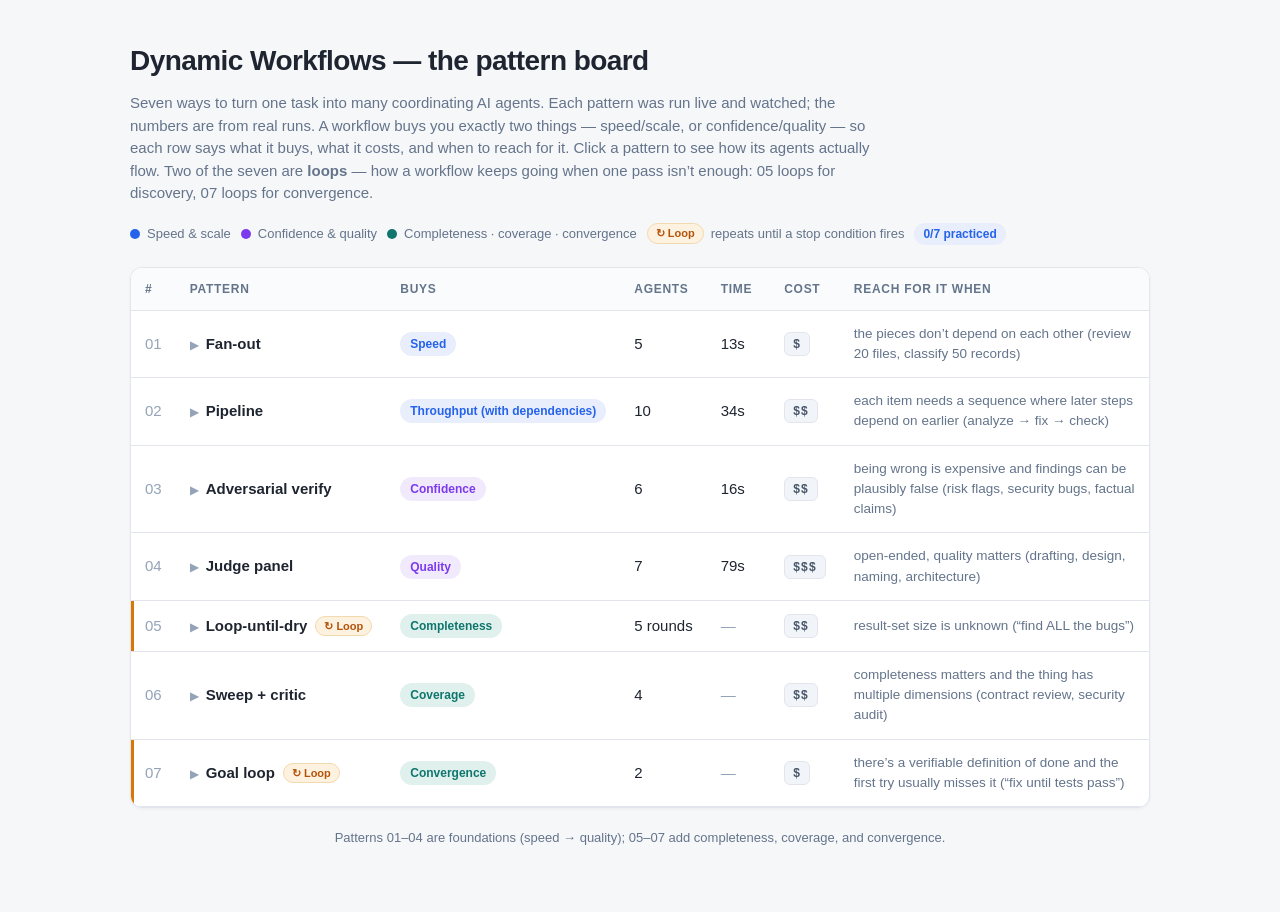
<file: dynamic-workflows-cookbook/index.html>
<!DOCTYPE html>
<html lang="en">
<head>
<meta charset="UTF-8">
<meta name="viewport" content="width=device-width, initial-scale=1.0">
<title>Dynamic Workflows — the pattern board</title>
<style>
/* ============================================================
   1. Base & typography
   ============================================================ */
:root {
  --bg: #f6f7f9;
  --card: #ffffff;
  --border: #e2e6ec;
  --text: #1e2530;
  --muted: #64748b;
  --faint: #94a3b8;

  /* The three "buys" families — reused in pills, diagrams, chips */
  --speed: #2563eb;      --speed-bg: #e8eefc;
  --quality: #7c3aed;    --quality-bg: #f1eafd;
  --coverage: #0f766e;   --coverage-bg: #e0f0ed;

  --good: #16a34a;  --good-bg: #e5f5ea;
  --bad: #dc2626;   --bad-bg: #fdeaea;
  --warn: #d97706;
}

* { box-sizing: border-box; }

body {
  margin: 0;
  background: var(--bg);
  color: var(--text);
  font-family: -apple-system, BlinkMacSystemFont, "Segoe UI", Roboto,
    Helvetica, Arial, sans-serif;
  font-size: 15px;
  line-height: 1.5;
  -webkit-font-smoothing: antialiased;
}

.wrap {
  max-width: 1060px;
  margin: 0 auto;
  padding: 40px 20px 64px;
}

/* ============================================================
   2. Header, intro, legend
   ============================================================ */
header h1 {
  font-size: 28px;
  font-weight: 700;
  letter-spacing: -0.02em;
  margin: 0 0 10px;
}

header .intro {
  max-width: 760px;
  color: var(--muted);
  margin: 0 0 18px;
}

.legend {
  display: flex;
  flex-wrap: wrap;
  gap: 10px;
  margin-bottom: 22px;
  font-size: 13px;
  color: var(--muted);
}

.legend .key {
  display: inline-flex;
  align-items: center;
  gap: 7px;
}

.legend .dot {
  width: 10px;
  height: 10px;
  border-radius: 50%;
  display: inline-block;
}

/* ============================================================
   3. Scoreboard table
   ============================================================ */
.board {
  background: var(--card);
  border: 1px solid var(--border);
  border-radius: 12px;
  box-shadow: 0 1px 3px rgba(20, 30, 50, 0.05);
  overflow: hidden;
}

.table-wrap { overflow-x: auto; }

table {
  width: 100%;
  min-width: 640px;
  border-collapse: collapse;
}

thead th {
  text-align: left;
  font-size: 12px;
  font-weight: 600;
  text-transform: uppercase;
  letter-spacing: 0.06em;
  color: var(--muted);
  padding: 12px 14px;
  border-bottom: 1px solid var(--border);
  background: #fafbfc;
  white-space: nowrap;
  user-select: none;
}

thead th.sortable { cursor: pointer; }
thead th.sortable:hover, thead th.sortable:focus-visible { color: var(--text); }
thead th .arrow { font-size: 10px; margin-left: 4px; color: var(--speed); }

tbody tr.row {
  cursor: pointer;
  transition: background 0.15s ease;
}
tbody tr.row:hover { background: #f4f7fc; }
tbody tr.row:focus-visible {
  outline: 2px solid var(--speed);
  outline-offset: -2px;
}
tbody tr.row td {
  padding: 13px 14px;
  border-bottom: 1px solid var(--border);
  vertical-align: middle;
}
tbody tr.row.open { background: #f4f7fc; }
tbody tr.row.open td { border-bottom-color: transparent; }

td.num { color: var(--faint); font-variant-numeric: tabular-nums; width: 36px; }

td.name { font-weight: 600; white-space: nowrap; }

/* The Loops family (05, 07): amber tag + left accent stripe */
.loop-tag {
  display: inline-block;
  font-size: 11px;
  font-weight: 700;
  color: #b45309;
  background: #fdf1e0;
  border: 1px solid #f3d9ae;
  border-radius: 999px;
  padding: 1px 8px;
  margin-left: 8px;
  vertical-align: 1px;
  white-space: nowrap;
}
.legend .loop-tag { margin-left: 0; }
tr.row.is-loop td:first-child,
tr.detail.is-loop > td { box-shadow: inset 3px 0 0 var(--warn); }

.chev {
  display: inline-block;
  margin-right: 8px;
  color: var(--faint);
  font-size: 11px;
  transition: transform 0.2s ease;
}
tr.row.open .chev { transform: rotate(90deg); color: var(--speed); }

.pill {
  display: inline-block;
  font-size: 12px;
  font-weight: 600;
  padding: 3px 10px;
  border-radius: 999px;
  white-space: nowrap;
}
.pill.speed    { background: var(--speed-bg);    color: var(--speed); }
.pill.quality  { background: var(--quality-bg);  color: var(--quality); }
.pill.coverage { background: var(--coverage-bg); color: var(--coverage); }

td.agents, td.time { font-variant-numeric: tabular-nums; white-space: nowrap; }
td.time .na, td.agents .na { color: var(--faint); }

.cost {
  display: inline-block;
  font-size: 12px;
  font-weight: 700;
  letter-spacing: 0.1em;
  color: #475569;
  background: #f1f4f8;
  border: 1px solid var(--border);
  border-radius: 6px;
  padding: 2px 8px;
}

td.when { color: var(--muted); font-size: 13.5px; max-width: 320px; }

/* ============================================================
   4. Expanded detail panel
   ============================================================ */
tr.detail > td {
  padding: 0 14px 20px;
  border-bottom: 1px solid var(--border);
  background: #f4f7fc;
}

.panel {
  background: var(--card);
  border: 1px solid var(--border);
  border-radius: 10px;
  padding: 18px 20px;
}

.panel .idea {
  font-size: 14.5px;
  font-style: italic;
  color: var(--text);
  border-left: 3px solid var(--border);
  padding-left: 12px;
  margin: 0 0 16px;
}

.panel-grid {
  display: flex;
  flex-wrap: wrap;
  gap: 24px;
}

.diagram-wrap { flex: 1 1 420px; min-width: 0; }

.diagram {
  background: #fbfcfe;
  border: 1px solid var(--border);
  border-radius: 8px;
  padding: 8px;
}
.diagram svg { width: 100%; height: auto; display: block; }

.d-foot {
  display: flex;
  align-items: center;
  gap: 12px;
  margin-top: 10px;
}

.replay {
  font: 600 12.5px inherit;
  font-family: inherit;
  color: var(--speed);
  background: var(--speed-bg);
  border: none;
  border-radius: 6px;
  padding: 5px 12px;
  cursor: pointer;
}
.replay:hover { filter: brightness(0.96); }
.replay:focus-visible { outline: 2px solid var(--speed); outline-offset: 2px; }

.d-caption { font-size: 13px; color: var(--muted); }

.guide { flex: 1 1 260px; min-width: 240px; }

.guide h4 {
  font-size: 12px;
  font-weight: 700;
  text-transform: uppercase;
  letter-spacing: 0.06em;
  margin: 0 0 4px;
}
.guide .g-when h4 { color: var(--good); }
.guide .g-dont h4 { color: var(--bad); }
.guide p { margin: 0 0 14px; font-size: 14px; color: #374151; }

.stat {
  display: inline-block;
  font-size: 13px;
  font-weight: 600;
  color: var(--coverage);
  background: var(--coverage-bg);
  border-radius: 6px;
  padding: 5px 10px;
}

/* ============================================================
   5. Footer
   ============================================================ */
footer {
  margin-top: 20px;
  font-size: 13px;
  color: var(--muted);
  text-align: center;
}

/* ============================================================
   6. Diagram animation primitives (SVG)
   ============================================================ */
/* .n  = node group: pops in                                     */
/* .e  = edge path: draws in (pathLength=1 normalizes lengths)   */
/* .f  = fade-in element (labels, chips, badges)                 */
/* .e2 = feedback edge: fades in, then dashes march (infinite)   */
/* .tok = pipeline token: slides across (infinite)               */
/* .bar = round bar: grows from its base                         */
.n {
  opacity: 0;
  animation: pop 0.45s cubic-bezier(0.2, 0.8, 0.3, 1.25) both;
  transform-box: fill-box;
  transform-origin: center;
}
.e {
  fill: none;
  stroke: #a4afc0;
  stroke-width: 1.8;
  animation: draw 0.5s ease both;
}
.f { opacity: 0; animation: fadein 0.4s ease both; }
.e2 {
  fill: none;
  stroke: var(--warn);
  stroke-width: 2;
  stroke-dasharray: 7 6;
  opacity: 0;
  animation: fadein 0.5s ease both, march 0.9s linear infinite;
}
.tok { animation: slide 4s linear infinite; }
.bar {
  animation: grow 0.45s ease both;
  transform-box: fill-box;
  transform-origin: center bottom;
}
/* .cyc  = goal-loop orbiter (SMIL-driven; CSS only fades it in)   */
/* .scan = loop-until-dry "current round" ring stepping endlessly  */
.cyc { opacity: 0; animation: fadein 0.4s ease both; }
.scan {
  fill: none;
  stroke: var(--warn);
  stroke-width: 2.2;
  opacity: 0;
  animation: roundscan 6s linear infinite;
}

.box { fill: #fff; stroke: #b9c3d0; stroke-width: 1.5; }
.tint-speed    { fill: var(--speed-bg);    stroke: var(--speed); }
.tint-quality  { fill: var(--quality-bg);  stroke: var(--quality); }
.tint-coverage { fill: var(--coverage-bg); stroke: var(--coverage); }
.tint-good     { fill: var(--good-bg);     stroke: var(--good); }
.tint-bad      { fill: var(--bad-bg);      stroke: var(--bad); }
.tint-warn     { fill: #fdf1e0;            stroke: var(--warn); }

.lbl  { font: 600 13px -apple-system, BlinkMacSystemFont, "Segoe UI", sans-serif; fill: #1e293b; text-anchor: middle; }
.sub  { font: 400 10.5px -apple-system, BlinkMacSystemFont, "Segoe UI", sans-serif; fill: #64748b; text-anchor: middle; }
.note { font: italic 400 11.5px -apple-system, BlinkMacSystemFont, "Segoe UI", sans-serif; fill: #94a3b8; text-anchor: middle; }
.dim  { opacity: 0.45; }

@keyframes pop {
  from { opacity: 0; transform: scale(0.5); }
  to   { opacity: 1; transform: scale(1); }
}
@keyframes draw {
  from { stroke-dasharray: 1; stroke-dashoffset: 1; }
  to   { stroke-dasharray: 1; stroke-dashoffset: 0; }
}
@keyframes fadein {
  from { opacity: 0; }
  to   { opacity: 1; }
}
@keyframes march {
  to { stroke-dashoffset: -26; }
}
@keyframes slide {
  from { transform: translateX(0); }
  to   { transform: translateX(510px); }
}
@keyframes grow {
  from { transform: scaleY(0); }
  to   { transform: scaleY(1); }
}
/* Steps through the 5 rounds (118px apart), then fades and repeats */
@keyframes roundscan {
  0%        { transform: translateX(0);     opacity: 0; }
  4%, 16%   { transform: translateX(0);     opacity: 1; }
  22%, 36%  { transform: translateX(118px); opacity: 1; }
  42%, 56%  { transform: translateX(236px); opacity: 1; }
  62%, 76%  { transform: translateX(354px); opacity: 1; }
  82%, 92%  { transform: translateX(472px); opacity: 1; }
  100%      { transform: translateX(472px); opacity: 0; }
}

/* ============================================================
   7. Reduced motion: show final state, no movement
   ============================================================ */
@media (prefers-reduced-motion: reduce) {
  .n, .e, .f, .e2, .bar { animation: none; opacity: 1; }
  .dim { opacity: 0.45; }
  .tok { animation: none; visibility: hidden; }
  .cyc, .scan { animation: none; visibility: hidden; }
  .replay { display: none; }
  .chev { transition: none; }
  tbody tr.row { transition: none; }
}

/* ============================================================
   8. Responsive
   ============================================================ */
@media (max-width: 760px) {
  .wrap { padding: 24px 12px 48px; }
  header h1 { font-size: 23px; }
  th.col-when, td.when { display: none; }
  table { min-width: 520px; }
  .panel { padding: 14px; }
}

/* ============================================================
   9. Learning games (quiz / build / sim) — no new keyframes;
   sim strips reuse .n/.f/.e/.bar, already reduced-motion safe
   ============================================================ */
.game {
  margin-top: 18px;
  border-top: 1px solid var(--border);
  padding-top: 14px;
}
.g-head { display: flex; align-items: center; gap: 8px; margin-bottom: 10px; }
.g-kicker {
  font-size: 11px;
  font-weight: 700;
  text-transform: uppercase;
  letter-spacing: 0.07em;
  padding: 2px 8px;
  border-radius: 5px;
  background: #eef2f8;
  color: var(--muted);
}
.game.speed .g-kicker    { background: var(--speed-bg);    color: var(--speed); }
.game.quality .g-kicker  { background: var(--quality-bg);  color: var(--quality); }
.game.coverage .g-kicker { background: var(--coverage-bg); color: var(--coverage); }
.g-prompt { font-size: 14px; color: #374151; margin: 0 0 12px; }

.g-btn {
  font-family: inherit;
  font-size: 13px;
  font-weight: 600;
  border: 1px solid var(--border);
  background: #fff;
  color: var(--text);
  border-radius: 7px;
  padding: 7px 14px;
  cursor: pointer;
}
.g-btn:hover:not(:disabled) { background: #f4f7fc; }
.g-btn.primary { background: var(--speed); border-color: var(--speed); color: #fff; }
.g-btn.primary:hover:not(:disabled) { filter: brightness(1.06); }
.g-btn:disabled { opacity: 0.45; cursor: default; }
.g-btn:focus-visible, .q-opt:focus-visible,
.b-piece:focus-visible, .b-slot:focus-visible {
  outline: 2px solid var(--speed);
  outline-offset: 2px;
}

/* quiz */
.q-meta {
  display: flex;
  align-items: center;
  gap: 10px;
  font-size: 12.5px;
  color: var(--muted);
  margin-bottom: 6px;
}
.q-dots { display: inline-flex; gap: 5px; }
.q-dot { width: 8px; height: 8px; border-radius: 50%; background: #dbe1ea; }
.q-dot.on { background: var(--good); }
.q-dot.cur { background: var(--speed); }
.q-text { font-size: 14.5px; font-weight: 600; margin: 0 0 10px; }
.q-opts { display: flex; flex-direction: column; gap: 8px; margin-bottom: 10px; }
.q-opt {
  text-align: left;
  font-family: inherit;
  font-size: 13.5px;
  line-height: 1.45;
  padding: 9px 12px;
  border: 1px solid var(--border);
  border-radius: 8px;
  background: #fff;
  color: var(--text);
  cursor: pointer;
}
.q-opt:hover:not(:disabled) { border-color: #b6c2d4; background: #f8fafd; }
.q-opt.correct { border-color: var(--good); background: var(--good-bg); }
.q-opt.wrong { border-color: var(--bad); background: var(--bad-bg); }
.q-opt:disabled { cursor: default; }
.g-why { font-size: 13px; border-radius: 8px; padding: 9px 12px; margin-bottom: 10px; }
.g-why:empty { display: none; }
.g-why.good { background: var(--good-bg); color: #14532d; }
.g-why.bad { background: var(--bad-bg); color: #7f1d1d; }

/* outcome banners */
.g-out { font-size: 13.5px; border-radius: 8px; padding: 10px 13px; margin: 10px 0 0; }
.g-out.good { background: var(--good-bg); color: #14532d; border: 1px solid #b7e0c3; }
.g-out.bad  { background: var(--bad-bg);  color: #7f1d1d; border: 1px solid #f2c2c2; }
.g-out.warn { background: #fdf1e0; color: #7c4a03; border: 1px solid #f3d9ae; }

/* build */
.b-canvas {
  display: flex;
  align-items: center;
  flex-wrap: wrap;
  gap: 8px;
  background: #fbfcfe;
  border: 1px solid var(--border);
  border-radius: 8px;
  padding: 12px;
  margin-bottom: 10px;
}
.b-fixed {
  font-size: 12.5px;
  font-weight: 600;
  padding: 7px 12px;
  border-radius: 8px;
  background: #eef2f8;
  color: var(--text);
}
.game.speed .b-fixed { background: var(--speed-bg); color: var(--speed); }
.b-col { display: flex; flex-direction: column; gap: 6px; }
.b-arrow { color: var(--faint); font-size: 13px; }
.b-slot {
  font-family: inherit;
  font-size: 12.5px;
  min-width: 96px;
  min-height: 34px;
  border: 1.5px dashed #b9c3d0;
  background: #fff;
  border-radius: 8px;
  color: var(--faint);
  cursor: pointer;
  padding: 6px 10px;
}
.b-slot.filled {
  border-style: solid;
  color: var(--text);
  font-weight: 600;
  background: #f4f7fc;
}
.b-slot.over { border-color: var(--speed); background: var(--speed-bg); }
.b-tray { display: flex; flex-wrap: wrap; gap: 8px; margin-bottom: 10px; }
.b-piece {
  font-family: inherit;
  font-size: 12.5px;
  font-weight: 600;
  border: 1px solid var(--border);
  background: #fff;
  color: var(--text);
  border-radius: 999px;
  padding: 6px 12px;
  cursor: grab;
}
.b-piece.sel { border-color: var(--speed); background: var(--speed-bg); color: var(--speed); }
.b-piece:disabled { opacity: 0.35; cursor: default; }
.b-actions { display: flex; gap: 8px; }

/* sim */
.sim-strip {
  background: #fbfcfe;
  border: 1px solid var(--border);
  border-radius: 8px;
  padding: 6px;
  margin-bottom: 10px;
}
.sim-strip svg { width: 100%; height: auto; display: block; }
.sim-log {
  list-style: none;
  margin: 0 0 10px;
  padding: 0;
  font-size: 13px;
  color: #374151;
  display: flex;
  flex-direction: column;
  gap: 4px;
  max-height: 150px;
  overflow-y: auto;
}
.sim-log li { padding: 4px 8px; background: #f6f8fb; border-radius: 6px; }
.sim-log li.dry { color: #7c4a03; background: #fdf1e0; }
.sim-controls { display: flex; flex-wrap: wrap; gap: 8px; margin-top: 10px; }

/* progress + done markers */
.done-tag {
  display: inline-block;
  margin-left: 8px;
  font-size: 11px;
  font-weight: 700;
  color: var(--good);
  background: var(--good-bg);
  border-radius: 999px;
  padding: 1px 7px;
}
.progress-chip {
  display: inline-block;
  font-size: 12px;
  font-weight: 700;
  color: var(--speed);
  background: var(--speed-bg);
  border-radius: 999px;
  padding: 2px 9px;
}

/* final challenge */
#final-challenge {
  margin-top: 20px;
  background: var(--card);
  border: 1px solid var(--border);
  border-radius: 12px;
  box-shadow: 0 1px 3px rgba(20, 30, 50, 0.05);
  padding: 20px 22px;
}
#final-challenge h2 { margin: 0 0 6px; font-size: 19px; }
#final-challenge .fc-sub { margin: 0; color: var(--muted); font-size: 14px; }
#final-challenge .game { border-top: none; padding-top: 4px; margin-top: 8px; }
</style>
</head>
<body>
<div class="wrap">

  <header>
    <h1>Dynamic Workflows — the pattern board</h1>
    <p class="intro">
      Seven ways to turn one task into many coordinating AI agents. Each pattern
      was run live and watched; the numbers are from real runs. A workflow buys
      you exactly two things — speed/scale, or confidence/quality — so each row
      says what it buys, what it costs, and when to reach for it. Click a
      pattern to see how its agents actually flow. Two of the seven are
      <strong>loops</strong> — how a workflow keeps going when one pass
      isn&rsquo;t enough: 05 loops for discovery, 07 loops for convergence.
    </p>
    <div class="legend">
      <span class="key"><span class="dot" style="background:var(--speed)"></span>Speed &amp; scale</span>
      <span class="key"><span class="dot" style="background:var(--quality)"></span>Confidence &amp; quality</span>
      <span class="key"><span class="dot" style="background:var(--coverage)"></span>Completeness · coverage · convergence</span>
      <span class="key"><span class="loop-tag">↻ Loop</span>repeats until a stop condition fires</span>
      <span class="key"><span class="progress-chip" id="progress-n">0/7 practiced</span></span>
    </div>
  </header>

  <div class="board">
    <div class="table-wrap">
      <table id="board">
        <thead>
          <tr>
            <th>#</th>
            <th class="sortable" data-key="name" tabindex="0" role="button">Pattern<span class="arrow"></span></th>
            <th>Buys</th>
            <th class="sortable" data-key="agents" tabindex="0" role="button">Agents<span class="arrow"></span></th>
            <th class="sortable" data-key="time" tabindex="0" role="button">Time<span class="arrow"></span></th>
            <th class="sortable" data-key="cost" tabindex="0" role="button">Cost<span class="arrow"></span></th>
            <th class="col-when">Reach for it when</th>
          </tr>
        </thead>
        <tbody id="tbody"></tbody>
      </table>
    </div>
  </div>

  <!-- Unhidden when all 7 patterns are practiced. Lives outside the
       table body so table re-renders never touch it. -->
  <section id="final-challenge" hidden aria-label="Final challenge">
    <h2>Final challenge</h2>
    <p class="fc-sub">All seven practiced. Eight fresh scenarios — route each one to the right pattern.</p>
    <div id="final-body" class="game" data-game="final"></div>
  </section>

  <footer>
    Patterns 01–04 are foundations (speed → quality); 05–07 add completeness,
    coverage, and convergence.
  </footer>

</div>

<script>
'use strict';

/* ============================================================
   Data — one record per pattern
   ============================================================ */
const PATTERNS = [
  {
    id: 'fanout',
    num: '01',
    name: 'Fan-out',
    buys: 'Speed',
    group: 'speed',
    agents: '5', agentsSort: 5,
    time: '13s', timeSort: 13,
    cost: 1,
    whenShort: 'the pieces don’t depend on each other (review 20 files, classify 50 records)',
    idea: 'One task → split into N independent pieces → run an agent on each concurrently → collect results.',
    when: 'The pieces don’t depend on each other (review 20 files, classify 50 records).',
    dont: 'Steps depend on each other (that’s a pipeline) or there’s only one piece.',
    stat: null,
    caption: 'One burst, one barrier — the join waits for all five.'
  },
  {
    id: 'pipeline',
    num: '02',
    name: 'Pipeline',
    buys: 'Throughput (with dependencies)',
    group: 'speed',
    agents: '10', agentsSort: 10,
    time: '34s', timeSort: 34,
    cost: 2,
    whenShort: 'each item needs a sequence where later steps depend on earlier (analyze → fix → check)',
    idea: 'Each item flows through ordered stages (step 2 needs step 1), and items move independently — no barrier.',
    when: 'Each item needs a sequence where later steps depend on earlier (analyze → fix → check).',
    dont: 'Steps are independent (fan out) or a stage needs ALL items at once.',
    stat: null,
    caption: 'No barrier — a fast item exits while a slow one is still mid-pipe.'
  },
  {
    id: 'adversarial',
    num: '03',
    name: 'Adversarial verify',
    buys: 'Confidence',
    group: 'quality',
    agents: '6', agentsSort: 6,
    time: '16s', timeSort: 16,
    cost: 2,
    whenShort: 'being wrong is expensive and findings can be plausibly false (risk flags, security bugs, factual claims)',
    idea: 'For each finding, spawn several independent skeptics whose job is to refute it; keep it only if it survives a majority.',
    when: 'Being wrong is expensive and findings can be plausibly false (risk flags, security bugs, factual claims).',
    dont: 'Trivially checkable or low-stakes.',
    stat: null,
    caption: 'Three blind skeptics; the finding survives a majority — or dies.'
  },
  {
    id: 'judge',
    num: '04',
    name: 'Judge panel',
    buys: 'Quality',
    group: 'quality',
    agents: '7', agentsSort: 7,
    time: '79s', timeSort: 79,
    cost: 3,
    whenShort: 'open-ended, quality matters (drafting, design, naming, architecture)',
    idea: 'Generate several attempts from different angles, a panel of judges picks the best, then synthesize a final that grafts in the best of the rest.',
    when: 'Open-ended, quality matters (drafting, design, naming, architecture).',
    dont: 'Single verifiable answer, or any reasonable answer is fine.',
    stat: null,
    caption: 'Diverge, judge, then graft the best of the rest into the winner.'
  },
  {
    id: 'loopdry',
    num: '05',
    name: 'Loop-until-dry',
    buys: 'Completeness',
    group: 'coverage',
    loop: true,
    agents: '5 rounds', agentsSort: 5,
    time: '—', timeSort: null,
    cost: 2,
    whenShort: 'result-set size is unknown (“find ALL the bugs”)',
    idea: 'Keep spawning finders — each told what’s already found — until K rounds in a row turn up nothing new (with a safety cap).',
    when: 'Result-set size is unknown (“find ALL the bugs”).',
    dont: 'You already know the work-list (fan out) or one pass is enough.',
    stat: 'Found 23 issues over 5 rounds',
    caption: 'Each round finds less; two dry rounds in a row stop the loop.'
  },
  {
    id: 'sweep',
    num: '06',
    name: 'Sweep + critic',
    buys: 'Coverage',
    group: 'coverage',
    agents: '4', agentsSort: 4,
    time: '—', timeSort: null,
    cost: 2,
    whenShort: 'completeness matters and the thing has multiple dimensions (contract review, security audit)',
    idea: 'Run several finders in parallel, each through a different lens and blind to the others, then a critic reads everything and hunts for what fell between the searches.',
    when: 'Completeness matters and the thing has multiple dimensions (contract review, security audit).',
    dont: 'One-dimensional or “good enough” beats exhaustive.',
    stat: 'The critic caught +8 issues the sweep missed',
    caption: 'Three blind lenses, then a critic hunts between the searches.'
  },
  {
    id: 'goalloop',
    num: '07',
    name: 'Goal loop',
    buys: 'Convergence',
    group: 'coverage',
    loop: true,
    agents: '2', agentsSort: 2,
    time: '—', timeSort: null,
    cost: 1,
    whenShort: 'there’s a verifiable definition of done and the first try usually misses it (“fix until tests pass”)',
    idea: 'Draft → an independent verifier that can say no checks it against a checkable goal → feed failures back into the next draft → repeat until it passes or a guard fires.',
    when: 'There’s a verifiable definition of done and the first try usually misses it (“fix until tests pass”).',
    dont: 'One pass is enough, or you can’t state a checkable goal.',
    stat: 'Passed on iteration 1',
    caption: 'The verifier can say no — failures feed the next draft.'
  }
];

/* ============================================================
   Helpers
   ============================================================ */
function escapeHtml(s) {
  return String(s)
    .replace(/&/g, '&amp;')
    .replace(/</g, '&lt;')
    .replace(/>/g, '&gt;')
    .replace(/"/g, '&quot;')
    .replace(/'/g, '&#39;');
}

// SVG node: outer <g> positions (attribute transform), inner .n animates
// (CSS transform) — kept separate so the pop doesn't clobber the position.
function node(x, y, w, h, cls, delay, label, sub) {
  const ly = sub ? -3 : 4;
  const subLine = sub
    ? '<text class="sub" y="12">' + escapeHtml(sub) + '</text>'
    : '';
  return '<g transform="translate(' + x + ' ' + y + ')">' +
    '<g class="n" style="animation-delay:' + delay + 's">' +
    '<rect class="box ' + cls + '" x="' + (-w / 2) + '" y="' + (-h / 2) +
    '" width="' + w + '" height="' + h + '" rx="9"></rect>' +
    '<text class="lbl" y="' + ly + '">' + escapeHtml(label) + '</text>' +
    subLine + '</g></g>';
}

function edge(d, delay, extra) {
  return '<path class="e" pathLength="1" d="' + d + '"' +
    (extra ? ' style="animation-delay:' + delay + 's;' + extra + '"'
           : ' style="animation-delay:' + delay + 's"') +
    '></path>';
}

// Small rounded chip with centered text (width estimated from length)
function chip(x, y, cls, delay, text) {
  const w = text.length * 6.6 + 16;
  return '<g transform="translate(' + x + ' ' + y + ')">' +
    '<g class="f" style="animation-delay:' + delay + 's">' +
    '<rect class="box ' + cls + '" x="' + (-w / 2) +
    '" y="-11" width="' + w + '" height="22" rx="11"></rect>' +
    '<text class="lbl" y="4" style="font-size:11.5px">' +
    escapeHtml(text) + '</text></g></g>';
}

function fadeText(x, y, cls, delay, text) {
  return '<text class="' + cls + ' f" x="' + x + '" y="' + y +
    '" style="animation-delay:' + delay + 's">' + escapeHtml(text) +
    '</text>';
}

/* ============================================================
   Diagrams — one builder per pattern, returns an <svg> string
   ============================================================ */
const DIAGRAMS = {

  // 01 — one source, 5 parallel workers, a join barrier, one result
  fanout() {
    const ys = [44, 97, 150, 203, 256];
    let s = '<svg viewBox="0 0 660 300" role="img" aria-label="Fan-out: one task splits to five parallel agents, then a join barrier collects all results">';
    s += node(64, 150, 88, 36, 'tint-speed', 0, 'task');
    ys.forEach((y) => {
      s += edge('M108 150 C170 150 190 ' + y + ' 252 ' + y, 0.35);
    });
    ys.forEach((y, i) => {
      s += node(310, y, 116, 32, '', 0.85, 'agent ' + (i + 1));
    });
    ys.forEach((y) => {
      s += edge('M368 ' + y + ' C430 ' + y + ' 452 150 500 150', 1.9);
    });
    // the barrier: nothing passes until all five arrive
    s += '<line class="f" x1="512" y1="30" x2="512" y2="270" stroke="#7c8aa0" stroke-width="1.8" stroke-dasharray="5 5" style="animation-delay:2.3s"></line>';
    s += fadeText(512, 290, 'note', 2.4, 'join waits for all');
    s += edge('M516 150 L536 150', 2.65);
    s += node(590, 150, 96, 36, 'tint-good', 2.9, 'results');
    s += fadeText(180, 24, 'note', 0.5, 'spawn all at once');
    s += '</svg>';
    return s;
  },

  // 02 — items flow through 3 stages, staggered, no barrier
  pipeline() {
    const rows = [
      { y: 100, name: 'item A', dur: 3.2, delay: 0.3, color: 'var(--speed)' },
      { y: 155, name: 'item B', dur: 5.6, delay: 0.9, color: '#0891b2' },
      { y: 210, name: 'item C', dur: 4.2, delay: 1.5, color: '#6366f1' }
    ];
    let s = '<svg viewBox="0 0 660 300" role="img" aria-label="Pipeline: items flow independently through three ordered stages with no barrier">';
    // stage columns
    [['Stage 1', 150], ['Stage 2', 310], ['Stage 3', 470]].forEach((st, i) => {
      s += '<g class="f" style="animation-delay:' + (i * 0.15) + 's">' +
        '<rect x="' + st[1] + '" y="42" width="140" height="200" rx="10" ' +
        'fill="#eef2f8" stroke="#d7dee8"></rect>' +
        '<text class="sub" x="' + (st[1] + 70) + '" y="60" style="font-weight:600">' +
        escapeHtml(st[0]) + '</text></g>';
    });
    rows.forEach((r) => {
      s += fadeText(72, r.y + 4, 'sub', 0.5, r.name);
      s += '<line class="f" x1="108" y1="' + r.y + '" x2="632" y2="' + r.y +
        '" stroke="#dde3ec" stroke-width="1.5" style="animation-delay:0.5s"></line>';
      s += '<circle class="tok" cx="110" cy="' + r.y + '" r="7" fill="' +
        r.color + '" style="animation-duration:' + r.dur +
        's;animation-delay:' + r.delay + 's"></circle>';
    });
    s += fadeText(370, 282, 'note', 1.2,
      'staggered — a fast item exits while a slow one is still mid-pipe (no barrier)');
    s += '</svg>';
    return s;
  },

  // 03 — a finding faces 3 blind skeptics, a majority gate decides
  adversarial() {
    const ys = [64, 150, 236];
    let s = '<svg viewBox="0 0 660 300" role="img" aria-label="Adversarial verify: three independent skeptics try to refute a finding; a majority gate keeps or kills it">';
    s += node(75, 150, 108, 40, 'tint-quality', 0, 'finding', 'risk flag');
    ys.forEach((y) => {
      s += edge('M129 150 C180 150 200 ' + y + ' 212 ' + y, 0.3);
    });
    ys.forEach((y, i) => {
      s += node(270, y, 116, 42, '', 0.8, 'skeptic ' + (i + 1), 'refute?');
    });
    s += fadeText(270, 288, 'note', 1.0, 'independent — blind to each other');
    // verdicts: two skeptics can't refute it, one thinks it did
    s += chip(392, 64, 'tint-good', 1.6, 'stands ✓');
    s += chip(392, 150, 'tint-good', 1.75, 'stands ✓');
    s += chip(392, 236, 'tint-bad', 1.9, 'refuted ✗');
    ys.forEach((y) => {
      s += edge('M424 ' + y + ' C450 ' + y + ' 458 150 462 150', 2.1);
    });
    // majority gate
    s += '<g transform="translate(495 150)"><g class="n" style="animation-delay:2.5s">' +
      '<polygon points="0,-30 34,0 0,30 -34,0" class="box"></polygon>' +
      '<text class="lbl" y="4" style="font-size:12px">2/3?</text></g></g>';
    s += fadeText(495, 200, 'note', 2.6, 'majority gate');
    s += edge('M523 128 C545 110 552 104 560 100', 2.9, 'stroke:var(--good)');
    s += edge('M523 172 C545 190 552 196 560 200', 2.9, 'stroke:var(--bad);opacity:.45');
    s += node(605, 92, 88, 34, 'tint-good', 3.15, 'kept ✓');
    s += '<g class="dim">' + node(605, 208, 88, 34, 'tint-bad', 3.15, 'killed ✗') + '</g>';
    s += '</svg>';
    return s;
  },

  // 04 — diverge into 3 drafts, judges score, synthesis merges
  judge() {
    const drafts = [
      { y: 72,  label: 'draft A', sub: 'angle: bold',    score: '7.2' },
      { y: 160, label: 'draft B', sub: 'angle: safe',    score: '8.6' },
      { y: 248, label: 'draft C', sub: 'angle: lateral', score: '6.9' }
    ];
    let s = '<svg viewBox="0 0 660 320" role="img" aria-label="Judge panel: three drafts from different angles, judges score them, a synthesis merges the winner with the best of the rest">';
    s += node(66, 160, 92, 38, 'tint-quality', 0, 'task');
    drafts.forEach((d) => {
      s += edge('M112 160 C170 160 180 ' + d.y + ' 188 ' + d.y, 0.3);
    });
    drafts.forEach((d) => {
      s += node(252, d.y, 128, 44, '', 0.8, d.label, d.sub);
    });
    drafts.forEach((d) => {
      s += edge('M316 ' + d.y + ' C360 ' + d.y + ' 372 160 388 160', 1.3);
    });
    s += node(444, 160, 108, 60, '', 1.8, 'judges', 'panel of 3');
    drafts.forEach((d, i) => {
      s += chip(348, d.y - 26, d.score === '8.6' ? 'tint-quality' : '',
        2.2 + i * 0.12, d.score);
    });
    // winner ring around draft B
    s += '<g transform="translate(252 160)"><g class="f" style="animation-delay:2.7s">' +
      '<rect x="-70" y="-28" width="140" height="56" rx="11" fill="none" ' +
      'stroke="var(--quality)" stroke-width="2.5"></rect>' +
      '<text class="sub" y="-36" style="fill:var(--quality);font-weight:700">winner</text>' +
      '</g></g>';
    s += edge('M498 160 L548 160', 3.0, 'stroke:var(--quality);stroke-width:2.4');
    // best bits of the runners-up graft straight into the final
    s += '<path class="e" pathLength="1" d="M316 72 C480 72 560 96 594 138" style="animation-delay:3.2s;stroke-width:1.2" stroke-dasharray="4 4"></path>';
    s += '<path class="e" pathLength="1" d="M316 248 C480 248 560 224 594 182" style="animation-delay:3.2s;stroke-width:1.2" stroke-dasharray="4 4"></path>';
    s += node(596, 160, 96, 44, 'tint-good', 3.5, 'final', 'synthesis');
    s += fadeText(520, 268, 'note', 3.4, 'best of the rest grafted in');
    s += '</svg>';
    return s;
  },

  // 05 — shrinking rounds of finders, dry-streak counter, stop
  loopdry() {
    const rounds = [
      { found: 9, streak: 0 },
      { found: 8, streak: 0 },
      { found: 6, streak: 0 },
      { found: 0, streak: 1 },
      { found: 0, streak: 2 }
    ];
    const base = 210;
    let s = '<svg viewBox="0 0 700 300" role="img" aria-label="Loop-until-dry: rounds of finders return fewer new items each time until two dry rounds stop the loop">';
    rounds.forEach((r, i) => {
      const cx = 80 + i * 118;
      const d = 0.2 + i * 0.55;
      // burst of finders
      [[-15, 62], [0, 50], [15, 62]].forEach((p) => {
        s += '<circle class="f" cx="' + (cx + p[0]) + '" cy="' + p[1] +
          '" r="5.5" fill="var(--coverage)" opacity="0.8" ' +
          'style="animation-delay:' + d + 's"></circle>';
      });
      s += fadeText(cx, 84, 'sub', d, 'finders');
      // "spawn next round" arc — amber marching dashes, the loop's pulse
      if (i < rounds.length - 1) {
        const ad = d + 0.55;
        s += '<path class="e2" d="M' + (cx + 26) + ' 52 C' + (cx + 48) +
          ' 30 ' + (cx + 70) + ' 30 ' + (cx + 92) +
          ' 52" style="stroke-width:1.8;animation-delay:' + ad + 's,' +
          ad + 's"></path>';
      }
      // bar of NEW items this round
      const h = r.found > 0 ? r.found * 11 : 6;
      const fill = r.found > 0 ? 'var(--coverage-bg)' : '#eceff4';
      const stroke = r.found > 0 ? 'var(--coverage)' : '#c3ccd8';
      s += '<rect class="bar" x="' + (cx - 17) + '" y="' + (base - h) +
        '" width="34" height="' + h + '" rx="4" fill="' + fill +
        '" stroke="' + stroke + '" style="animation-delay:' + (d + 0.15) +
        's"></rect>';
      s += fadeText(cx, base - h - 8, r.found > 0 ? 'lbl' : 'note',
        d + 0.35, r.found > 0 ? '+' + r.found + ' new' : 'dry');
      s += fadeText(cx, base + 22, 'sub', d + 0.1, 'round ' + (i + 1));
      // dryness counter
      s += chip(cx, base + 46,
        r.streak === 0 ? '' : (r.streak === 1 ? 'tint-warn' : 'tint-bad'),
        d + 0.4, 'dry × ' + r.streak);
    });
    s += node(650, base - 20, 66, 34, 'tint-bad', 3.4, 'STOP');
    s += fadeText(650, base + 22, 'note', 3.5, '2 dry → done');
    // the loop keeps running: a ring steps round → round, endlessly
    s += '<rect class="scan" x="52" y="38" width="56" height="42" rx="12" ' +
      'style="animation-delay:3.8s"></rect>';
    s += fadeText(650, 60, 'note', 3.8, '↻ loop runs');
    s += fadeText(650, 76, 'note', 3.8, 'round after round');
    s += '</svg>';
    return s;
  },

  // 06 — three blind lenses in parallel, a critic reads it all
  sweep() {
    const lenses = [
      { y: 64,  label: 'money lens',   sub: 'pricing · fees',      found: '6 found' },
      { y: 150, label: 'exit lens',    sub: 'term · termination',  found: '5 found' },
      { y: 236, label: 'process lens', sub: 'notice · SLAs',       found: '4 found' }
    ];
    let s = '<svg viewBox="0 0 700 300" role="img" aria-label="Sweep plus critic: three parallel lenses each search blind, then a critic reads everything and surfaces missed items">';
    s += node(72, 150, 104, 42, 'tint-coverage', 0, 'contract');
    lenses.forEach((l) => {
      s += edge('M124 150 C180 150 195 ' + l.y + ' 208 ' + l.y, 0.3);
    });
    lenses.forEach((l) => {
      s += node(275, l.y, 132, 44, '', 0.8, l.label, l.sub);
    });
    s += fadeText(275, 288, 'note', 1.0, 'parallel — blind to each other');
    lenses.forEach((l, i) => {
      s += chip(392, l.y - 24, '', 1.6 + i * 0.12, l.found);
    });
    lenses.forEach((l) => {
      s += edge('M341 ' + l.y + ' C400 ' + l.y + ' 420 150 442 150', 2.0);
    });
    s += node(512, 150, 136, 52, 'tint-quality', 2.5, 'critic', 'reads everything');
    s += edge('M580 150 L606 150', 3.1, 'stroke:var(--good)');
    s += node(650, 150, 82, 44, 'tint-good', 3.4, '+8', 'missed items');
    s += fadeText(512, 200, 'note', 2.7, 'hunts between the searches');
    s += '</svg>';
    return s;
  },

  // 07 — draft, verifier that can say no, feedback loop, done
  goalloop() {
    let s = '<svg viewBox="0 0 660 260" role="img" aria-label="Goal loop: a draft is checked by an independent verifier; failures feed back into the next draft until it passes">';
    s += node(165, 105, 110, 44, 'tint-coverage', 0, 'draft', 'attempt n');
    s += edge('M220 105 L325 105', 0.4);
    s += node(400, 105, 150, 48, '', 0.9, 'verify', 'independent · can say no');
    // the feedback loop — the essence of the pattern
    s += '<path class="e2" d="M385 131 C340 212 218 212 172 132" style="stroke-width:2.4;animation-delay:1.6s,1.6s"></path>';
    s += '<polygon class="f" points="164,140 172,124 180,138" fill="var(--warn)" style="animation-delay:1.9s"></polygon>';
    s += fadeText(280, 208, 'note', 1.9, 'failures feed back into the next draft');
    s += fadeText(280, 226, 'note', 1.9, '(repeat until pass, or a guard fires)');
    s += chip(400, 152, 'tint-bad', 1.7, '✗ fail → loop');
    // an orbiter rides the cycle endlessly: draft → verify → back to draft
    s += '<circle class="cyc" r="6" fill="var(--warn)" ' +
      'style="animation-delay:2s">' +
      '<animateMotion dur="3s" begin="2s" repeatCount="indefinite" ' +
      'path="M 222 105 L 378 105 C 390 105 392 118 385 131 ' +
      'C 340 212 218 212 172 132 C 166 118 190 105 222 105">' +
      '</animateMotion></circle>';
    s += edge('M477 105 L548 105', 2.6, 'stroke:var(--good)');
    s += fadeText(512, 92, 'sub', 2.8, '✓ pass');
    s += node(594, 105, 84, 40, 'tint-good', 3.0, 'done ✓');
    s += '</svg>';
    return s;
  }
};

/* ============================================================
   GAME DATA — content per pattern (+ the final challenge)
   ============================================================ */
const GAMES = {

  // 01 — drag/click-to-build: the trap is skipping the join barrier
  fanout: {
    type: 'build',
    kicker: 'Practice — build the flow',
    prompt: 'Assemble fan-out for “review 3 files”: fill the worker slots, then choose what stands between the workers and the results. Click a piece, then click a slot (or drag a piece onto one). Click a filled slot to empty it.',
    slots: [
      { id: 'w1', label: 'worker?', accept: 'worker' },
      { id: 'w2', label: 'worker?', accept: 'worker' },
      { id: 'w3', label: 'worker?', accept: 'worker' },
      { id: 'gate', label: 'then…?', accept: 'gate' }
    ],
    pieces: [
      { id: 'a1', kind: 'worker', label: 'review file A' },
      { id: 'a2', kind: 'worker', label: 'review file B' },
      { id: 'a3', kind: 'worker', label: 'review file C' },
      { id: 'gate-join', kind: 'gate', label: 'join — wait for all' },
      { id: 'gate-none', kind: 'gate', label: 'no barrier — stream through',
        trapWhy: 'Without a barrier, “results” would run before all the workers finish. Fan-out’s join waits for all — that barrier is the pattern.' },
      { id: 'stage2', kind: 'worker', label: 'Stage 2',
        trapWhy: 'Ordered stages are pipeline (02). Fan-out’s workers all do the same job side by side — nothing here is “stage 2” of anything.' }
    ],
    win(placed) {
      const workers = ['w1', 'w2', 'w3'].map((sid) => placed[sid]);
      return workers.every((pid) => ['a1', 'a2', 'a3'].includes(pid)) &&
        new Set(workers).size === 3 && placed.gate === 'gate-join';
    },
    orderMsg: 'Close — each worker slot needs a different file’s reviewer.',
    successMsg: 'Fan-out assembled: one burst of independent workers, one join that waits for all. Watch it run in the diagram above.',
    canvas: [
      { t: 'fixed', label: 'task' }, { t: 'arrow' },
      { t: 'col', slots: ['w1', 'w2', 'w3'] }, { t: 'arrow' },
      { t: 'slot', id: 'gate' }, { t: 'arrow' },
      { t: 'fixed', label: 'results' }
    ]
  },

  // 02 — drag/click-to-build: the traps are stage order and adding a barrier
  pipeline: {
    type: 'build',
    kicker: 'Practice — build the flow',
    prompt: 'Assemble the pipeline one item flows through: three ordered stages, then decide what sits at the exit. Click a piece, then a slot (or drag). Click a filled slot to empty it.',
    slots: [
      { id: 's1', label: 'stage 1?', accept: 'stage' },
      { id: 's2', label: 'stage 2?', accept: 'stage' },
      { id: 's3', label: 'stage 3?', accept: 'stage' },
      { id: 'gate', label: 'exit…?', accept: 'gate' }
    ],
    pieces: [
      { id: 'analyze', kind: 'stage', label: 'analyze' },
      { id: 'fix', kind: 'stage', label: 'fix' },
      { id: 'check', kind: 'stage', label: 'check' },
      { id: 'gate-none', kind: 'gate', label: 'no barrier — exit as they finish' },
      { id: 'gate-join', kind: 'gate', label: 'join — wait for all',
        trapWhy: 'A barrier makes fast items wait for the slowest one. Pipeline’s whole point is NO barrier — items exit as they finish.' }
    ],
    win(placed) {
      return placed.s1 === 'analyze' && placed.s2 === 'fix' &&
        placed.s3 === 'check' && placed.gate === 'gate-none';
    },
    orderMsg: 'The stages are out of order: check can’t run before fix, and fix needs analyze’s output. That dependency chain is exactly what makes this a pipeline.',
    successMsg: 'Pipeline assembled: analyze → fix → check, and no barrier at the exit. Watch the staggered items flow in the diagram above.',
    canvas: [
      { t: 'fixed', label: 'item' }, { t: 'arrow' },
      { t: 'slot', id: 's1' }, { t: 'arrow' },
      { t: 'slot', id: 's2' }, { t: 'arrow' },
      { t: 'slot', id: 's3' }, { t: 'arrow' },
      { t: 'slot', id: 'gate' }, { t: 'arrow' },
      { t: 'fixed', label: 'out' }
    ]
  },

  // 03 — scenario quiz: distractors exploit verify↔judge and one-checker traps
  adversarial: {
    type: 'quiz',
    kicker: 'Practice — scenario quiz',
    doneMsg: 'Practiced: skeptics are independent, blind, and paid to kill the finding — confidence is what survives them.',
    questions: [
      {
        q: 'A contract scan produced 12 risk flags. Some are probably false alarms, and shipping a false flag to the client is embarrassing. What do you spawn?',
        opts: [
          { t: 'A panel of judges to score the 12 flags and pick the best one.',
            why: 'Judge panel picks the best of several attempts. You don’t want the “best” flag — you want to know which flags are TRUE.' },
          { t: 'Several skeptics per flag, each told to refute it; keep the flags that survive a majority.',
            why: 'Exactly — adversarial verify: independent refuters plus a majority gate turn “plausible” into “confident”.' },
          { t: 'One checker agent that reviews all 12 flags in a single pass.',
            why: 'One checker is one opinion. Skeptics work because they’re independent and each one tries to kill the finding.' }
        ],
        correct: 1
      },
      {
        q: 'One of your skeptics can see what the other two concluded before it votes. Why is that a problem?',
        opts: [
          { t: 'Agreement stops meaning anything — three agents anchoring on each other is one opinion with extra steps.',
            why: 'Right. A majority only signals confidence when the votes are independent. Blind skeptics are the whole point.' },
          { t: 'It slows the run down, because the skeptics have to wait for each other.',
            why: 'Speed is a side issue. The real damage is to what the vote MEANS — anchored votes aren’t independent evidence.' },
          { t: 'It uses more tokens to pass the other verdicts around.',
            why: 'Token cost barely changes. The damage is that the majority no longer measures anything.' }
        ],
        correct: 0
      },
      {
        q: 'When is adversarial verify the WRONG tool?',
        opts: [
          { t: 'When being wrong is expensive.',
            why: 'That’s exactly when you DO want it — the cost of skeptics buys down the cost of a false finding.' },
          { t: 'When findings might be plausible but false.',
            why: 'Also exactly its home turf — plausible-but-false is what skeptics exist to catch.' },
          { t: 'When a finding is cheap to check mechanically — a test or a grep settles it.',
            why: 'Right. If it’s trivially checkable, check it. Spawning skeptics to debate what a script can verify is pure overhead.' }
        ],
        correct: 2
      }
    ]
  },

  // 04 — scenario quiz: distractors exploit judge↔verify and “just pick the winner”
  judge: {
    type: 'quiz',
    kicker: 'Practice — scenario quiz',
    doneMsg: 'Practiced: diverge, judge, synthesize — quality comes from merging the best of several genuinely different attempts.',
    questions: [
      {
        q: 'You need a name for a new product. Twenty plausible names could work, but you want the best one. Which pattern?',
        opts: [
          { t: 'Adversarial verify — spawn skeptics to refute each candidate name.',
            why: 'A name can’t be “false” — there’s nothing to refute, only better and worse. Skeptics kill claims, not rank options.' },
          { t: 'Judge panel — drafts from different angles, judges score, synthesize the final.',
            why: 'Right: open-ended and quality matters. Diverge, judge, then graft the best bits together.' },
          { t: 'Fan-out — split the naming task into 20 independent pieces.',
            why: 'Generating candidates is the easy half. Without judging and synthesis you just have 20 names and no decision.' }
        ],
        correct: 1
      },
      {
        q: 'What makes the judge panel’s final output better than simply shipping the winning draft?',
        opts: [
          { t: 'The synthesis step grafts the best bits of the runners-up into the winner.',
            why: 'Right — the runners-up usually got something right that the winner missed. Synthesis is where that value is recovered.' },
          { t: 'The judges rewrite the winner themselves until it’s perfect.',
            why: 'Judges score; the synthesizer merges. Keeping those jobs separate is deliberate — scoring and writing are different skills.' },
          { t: 'The winning draft is regenerated at a higher temperature for extra polish.',
            why: 'No — quality comes from combining divergent attempts, not from rerolling the dice on one of them.' }
        ],
        correct: 0
      },
      {
        q: 'Adversarial verify (03) and judge panel (04) both point several agents at one thing. What’s the core difference?',
        opts: [
          { t: 'Verify is cheaper — that’s the whole difference.',
            why: 'The costs differ, but the mechanics differ more: one kills-or-keeps a claim, the other ranks and merges attempts.' },
          { t: 'Verify kills-or-keeps ONE claim; judge picks-and-merges the best of SEVERAL attempts.',
            why: 'Exactly. Refute-a-claim versus score-and-synthesize — different questions, different machinery.' },
          { t: 'Judge panel uses smarter models for the judges.',
            why: 'Same models, different jobs. The pattern is in the wiring, not the weights.' }
        ],
        correct: 1
      },
      {
        q: 'When is a judge panel overkill?',
        opts: [
          { t: 'When the task is drafting, design, or architecture.',
            why: 'That’s its sweet spot — open-ended work where quality matters.' },
          { t: 'When there’s a single verifiable answer, or any reasonable answer is fine.',
            why: 'Right. If a check can settle it, or “fine” is fine, seven agents’ worth of judging buys you nothing.' },
          { t: 'When quality matters a lot.',
            why: 'Also its sweet spot — quality is exactly what the panel buys.' }
        ],
        correct: 1
      }
    ]
  },

  // 05 — stop/go sim: the player makes the stop call; the counter knows better
  loopdry: {
    type: 'simdry',
    kicker: 'Practice — run the loop',
    prompt: 'You’re the orchestrator on “find ALL the issues”. The true total is hidden — that’s the point. Spawn rounds of finders (each told what’s already found) and stop when you judge the well is dry. The loop’s own rule: stop after 2 dry rounds in a row, safety cap at 8 rounds.',
    maxRounds: 8,
    dryK: 2,
    total: 23,
    rounds: [9, 6, 4, 2, 2, 0, 0, 0]
  },

  // 06 — scenario quiz: distractors exploit sweep↔fanout and critic↔verifier
  sweep: {
    type: 'quiz',
    kicker: 'Practice — scenario quiz',
    doneMsg: 'Practiced: assigned lenses go deep on their own dimension, and the critic hunts the gaps between the searches.',
    questions: [
      {
        q: 'Contract review: you care about money terms, exit rights, AND process obligations. Why three lens agents instead of one agent told to check all three?',
        opts: [
          { t: 'Three agents are three times faster than one.',
            why: 'Parallelism helps, but speed isn’t why this pattern exists — depth per dimension is. Raw speed is fan-out’s job.' },
          { t: 'One agent can’t read a whole contract.',
            why: 'It can — it just reads it with one set of priorities, and anchors on whatever it finds first.' },
          { t: 'One agent goes wide and shallow; a lens per dimension keeps each search deep.',
            why: 'Right. An agent chasing everything anchors on its first finds. Assigned lenses force depth on every dimension.' }
        ],
        correct: 2
      },
      {
        q: 'What does the critic add that simply adding a fourth lens wouldn’t?',
        opts: [
          { t: 'It double-checks that the lenses’ findings are real.',
            why: 'That’s adversarial verify’s job (03). The critic hunts for what’s MISSING, not for what’s false.' },
          { t: 'It reads ALL the lens outputs and hunts for what fell between the searches.',
            why: 'Right — that cross-reading is where the +8 came from. A fourth lens would just be another silo.' },
          { t: 'It summarizes the findings into a tidy report.',
            why: 'Summarizing compresses information; the critic ADDS findings the sweep missed.' }
        ],
        correct: 1
      },
      {
        q: 'How is sweep + critic different from fan-out with three identical finders?',
        opts: [
          { t: 'Sweep uses fewer agents, so it’s cheaper.',
            why: 'Agent count isn’t the distinction — the assigned, deliberately different perspectives are.' },
          { t: 'It isn’t — they’re the same pattern with different names.',
            why: 'Blind + different lenses + a cross-reading critic is exactly what plain fan-out lacks. Identical finders cluster on the same obvious issues.' },
          { t: 'Each sweeper gets a DIFFERENT lens on purpose; identical finders would cluster on the same obvious issues.',
            why: 'Right — the deliberate difference in perspective is the pattern. The critic then covers the seams between them.' }
        ],
        correct: 2
      },
      {
        q: 'When is sweep + critic the wrong call?',
        opts: [
          { t: 'When the thing has multiple distinct dimensions.',
            why: 'That’s when you reach FOR it — one lens per dimension.' },
          { t: 'When the thing is one-dimensional, or “good enough” beats exhaustive.',
            why: 'Right. One dimension needs no lens split, and exhaustive coverage you don’t need is cost without payoff.' },
          { t: 'When completeness matters.',
            why: 'Also its home turf — coverage is exactly what it buys.' }
        ],
        correct: 1
      }
    ]
  },

  // 07 — stop/go sim: the player answers each verdict; shipping red is the trap
  goalloop: {
    type: 'simgoal',
    kicker: 'Practice — run the loop',
    prompt: 'You’re the orchestrator on “make the test suite pass”. Each iteration drafts a fix, then an independent verifier runs the suite — and it can say no. You make the call after every verdict.',
    maxIters: 5,
    tokensPerIter: '~43k',
    iters: [
      { fails: ['2 unit tests fail', 'lint: unused import', 'type error in parser'] },
      { fails: ['1 unit test still fails'] },
      { fails: [] }
    ]
  },

  // Final challenge — 8 mixed routing questions, unlocked at 7/7
  final: {
    type: 'quiz',
    kicker: 'Which pattern?',
    doneMsg: '8/8 — you can route work to the right pattern. That’s the whole cookbook.',
    questions: [
      {
        q: 'Classify 300 support tickets by urgency. No ticket depends on any other.',
        opts: [
          { t: 'Fan-out',
            why: 'Right — independent pieces, known work-list: burst, then join.' },
          { t: 'Pipeline',
            why: 'Stages imply order between steps. These tickets have no ordered steps — just independent pieces.' },
          { t: 'Loop-until-dry',
            why: 'You already know the work-list: 300 tickets. There’s nothing to discover.' }
        ],
        correct: 0
      },
      {
        q: 'Every changed file needs analyze → propose fix → verify fix, and files shouldn’t wait on each other.',
        opts: [
          { t: 'Fan-out',
            why: 'The three steps per file are ordered — that’s a pipe, not a burst. Fan-out’s pieces have no internal sequence.' },
          { t: 'Pipeline',
            why: 'Right — ordered stages per item, items moving independently, no barrier.' },
          { t: 'Goal loop',
            why: 'There’s no retry-until-pass cycle here — just ordered stages each item flows through once.' }
        ],
        correct: 1
      },
      {
        q: 'A scanner produced 40 “possible SQL injection” findings; false alarms will burn the team’s trust.',
        opts: [
          { t: 'Adversarial verify',
            why: 'Right — expensive-if-wrong, plausibly-false findings: spawn skeptics, keep what survives.' },
          { t: 'Judge panel',
            why: 'You’re not picking the best finding — you’re killing the false ones. Refute, don’t rank.' },
          { t: 'Sweep + critic',
            why: 'The findings already exist; the job is to test them, not to find more.' }
        ],
        correct: 0
      },
      {
        q: 'Write the launch announcement. Tone matters, and there’s no “correct” answer.',
        opts: [
          { t: 'Adversarial verify',
            why: 'Prose can’t be refuted, only outdone. Nothing here is true or false.' },
          { t: 'Goal loop',
            why: 'There’s no checkable pass/fail for “great announcement” — a verifier would have nothing to verify.' },
          { t: 'Judge panel',
            why: 'Right — open-ended, quality-driven: diverge into drafts, judge, synthesize.' }
        ],
        correct: 2
      },
      {
        q: 'Find ALL the dead links in the docs site — you have no idea how many there are.',
        opts: [
          { t: 'Fan-out',
            why: 'There’s no fixed work-list to split — the size of the result set is unknown. That unknown is the tell.' },
          { t: 'Loop-until-dry',
            why: 'Right — unknown result-set size: keep spawning finders until rounds come back dry.' },
          { t: 'Sweep + critic',
            why: 'Lenses cover different dimensions. Dead links are one dimension with an unknown count.' }
        ],
        correct: 1
      },
      {
        q: 'Audit an M&A contract where missing ANY category of issue — financial, legal, operational — is unacceptable.',
        opts: [
          { t: 'Sweep + critic',
            why: 'Right — one lens per dimension, blind, then a critic hunts what fell between them.' },
          { t: 'Loop-until-dry',
            why: 'More rounds find more of the same kind. Distinct dimensions need assigned lenses, not repetition.' },
          { t: 'Fan-out',
            why: 'Identical finders cluster on the obvious. You need deliberate lenses plus a gap-hunting critic.' }
        ],
        correct: 0
      },
      {
        q: 'Make the flaky test suite pass — verified by actually running it — retrying with feedback until green.',
        opts: [
          { t: 'Pipeline',
            why: 'Stages don’t retry. The feedback loop back into the next draft is the whole point here.' },
          { t: 'Loop-until-dry',
            why: 'You’re not discovering an unknown set — you’re converging on one checkable goal.' },
          { t: 'Goal loop',
            why: 'Right — checkable definition of done, an independent verifier that can say no, failures fed back.' }
        ],
        correct: 2
      },
      {
        q: 'A 5-step data job where step 3 must see ALL items’ outputs from step 2 before anyone proceeds.',
        opts: [
          { t: 'Pipeline',
            why: 'Tempting — but a stage that needs ALL items at once is a barrier, and pipeline explicitly has none.' },
          { t: 'Fan-out',
            why: 'Right — the barrier is the tell: run each step as a fan-out burst with a join before the next.' },
          { t: 'Goal loop',
            why: 'Nothing here retries against a goal — the constraint is a barrier between steps, not convergence.' }
        ],
        correct: 1
      }
    ]
  }
};

/* ============================================================
   GAME ENGINE — state, mount, completion.
   All progress is IN-MEMORY by design: it resets on reload
   (user's explicit choice) — no localStorage anywhere.
   Game DOM is a pure function of this state, so render()'s
   innerHTML wipes never lose a half-played game.
   ============================================================ */
const gameState = {};
const completedGames = new Set();

function initGameState(id) {
  const t = GAMES[id].type;
  if (t === 'quiz') {
    return { qi: 0, wrongs: [], lastPick: null, correctPicked: false, done: false };
  }
  if (t === 'build') return { placed: {}, sel: null, result: null };
  if (t === 'simdry') {
    return { round: 0, found: 0, streak: 0, log: [], out: null, ended: null };
  }
  return { iter: 0, phase: 'idle', log: [], out: null, ended: null }; // simgoal
}

// Mirrors injectDiagram(): fills the [data-game] container from state.
function injectGame(id) {
  const el = document.querySelector('[data-game="' + id + '"]');
  if (!el || !GAMES[id]) return;
  if (!gameState[id]) gameState[id] = initGameState(id);
  el.innerHTML = GAME_UIS[GAMES[id].type].view(id);
}

// Re-render one game's container after an interaction, restoring focus
// to the equivalent control so keyboard play survives the rebuild.
function renderGame(id) {
  const el = document.querySelector('[data-game="' + id + '"]');
  if (!el) return;
  const act = document.activeElement;
  const key = act && el.contains(act) && act.dataset
    ? (act.dataset.ga || '') + '|' +
      (act.dataset.i || act.dataset.piece || act.dataset.slot || act.dataset.act || '')
    : null;
  el.innerHTML = GAME_UIS[GAMES[id].type].view(id);
  if (key === null) return;
  let target = null;
  el.querySelectorAll('[data-ga]').forEach((b) => {
    const sub = b.dataset.i || b.dataset.piece || b.dataset.slot || b.dataset.act || '';
    if (!target && !b.disabled && (b.dataset.ga + '|' + sub) === key) target = b;
  });
  if (!target) target = el.querySelector('[data-ga]:not(:disabled)');
  if (target) target.focus();
}

function completeGame(id) {
  if (completedGames.has(id)) return;
  completedGames.add(id);
  // Patch the ✓ into the live row rather than calling render() —
  // a full render would restart every open diagram's animation.
  const cell = tbody.querySelector('tr.row[data-id="' + id + '"] td.name');
  if (cell && !cell.querySelector('.done-tag')) {
    cell.insertAdjacentHTML('beforeend', '<span class="done-tag">✓ practiced</span>');
  }
  updateProgress();
}

function updateProgress() {
  const n = PATTERNS.filter((p) => completedGames.has(p.id)).length;
  const el = document.getElementById('progress-n');
  if (el) el.textContent = n + '/' + PATTERNS.length + ' practiced';
  if (PATTERNS.every((p) => completedGames.has(p.id))) {
    const fc = document.getElementById('final-challenge');
    if (fc && fc.hidden) {
      fc.hidden = false;
      injectGame('final');
    }
  }
}

/* ============================================================
   GAME UIs — quiz / build / sim view + action pairs.
   Views return HTML strings; actions mutate state then re-render
   only their own container. Every content string is escaped.
   ============================================================ */
function gameHead(id) {
  const g = GAMES[id];
  return '<div class="g-head"><span class="g-kicker">' +
    escapeHtml(g.kicker) + '</span></div>' +
    (g.prompt ? '<p class="g-prompt">' + escapeHtml(g.prompt) + '</p>' : '');
}

// Shared by click-to-place and drag-and-drop.
function placePiece(id, slotId, pieceId) {
  const g = GAMES[id];
  const st = gameState[id];
  const slot = g.slots.find((s) => s.id === slotId);
  const piece = g.pieces.find((p) => p.id === pieceId);
  if (!slot || !piece) return;
  if (piece.kind !== slot.accept) {
    st.result = { kind: 'warn', msg: '“' + piece.label + '” doesn’t fit that slot — try another piece.' };
    renderGame(id);
    return;
  }
  // a piece lives in at most one slot; re-placing frees its old slot
  Object.keys(st.placed).forEach((sid) => {
    if (st.placed[sid] === pieceId) delete st.placed[sid];
  });
  st.placed[slotId] = pieceId;
  st.sel = null;
  st.result = null;
  renderGame(id);
}

function checkBuild(id) {
  const g = GAMES[id];
  const st = gameState[id];
  const placedPieces = Object.values(st.placed)
    .map((pid) => g.pieces.find((p) => p.id === pid));
  const trap = placedPieces.find((p) => p && p.trapWhy);
  if (trap) {
    st.result = { kind: 'bad', msg: trap.trapWhy };
  } else if (Object.keys(st.placed).length < g.slots.length) {
    st.result = { kind: 'warn', msg: 'Every slot needs a piece — pick one from the tray, then click a slot.' };
  } else if (g.win(st.placed)) {
    st.result = { kind: 'good', msg: g.successMsg };
    injectDiagram(id); // the payoff: replay the real flow above
    completeGame(id);
  } else {
    st.result = { kind: 'bad', msg: g.orderMsg };
  }
  renderGame(id);
}

// Status strip for the loop-until-dry sim (reuses .bar/.f primitives).
function drySimStrip(g, st) {
  let s = '<svg viewBox="0 0 660 130" role="img" aria-label="Simulation: ' +
    st.round + ' of ' + g.maxRounds + ' rounds run">';
  if (st.round === 0) {
    s += fadeText(300, 66, 'note', 0, 'no rounds yet — spawn the first burst of finders');
  }
  for (let i = 0; i < st.round; i++) {
    const cx = 40 + i * 64;
    const n = g.rounds[i];
    const h = n > 0 ? n * 8 + 6 : 6;
    const cls = i === st.round - 1 ? 'bar' : '';
    s += '<rect class="' + cls + '" x="' + (cx - 13) + '" y="' + (92 - h) +
      '" width="26" height="' + h + '" rx="4" fill="' +
      (n ? 'var(--coverage-bg)' : '#eceff4') + '" stroke="' +
      (n ? 'var(--coverage)' : '#c3ccd8') + '"></rect>';
    s += fadeText(cx, 92 - h - 6, n ? 'sub' : 'note', 0, n ? '+' + n : 'dry');
    s += fadeText(cx, 108, 'sub', 0, 'R' + (i + 1));
  }
  const foundLbl = st.ended
    ? 'found ' + st.found + ' of ' + g.total
    : 'found ' + st.found + ' of ??';
  s += chip(585, 30, st.ended === 'good' ? 'tint-good' : '', 0, foundLbl);
  s += chip(585, 62,
    st.streak === 0 ? '' : (st.streak >= g.dryK ? 'tint-good' : 'tint-warn'),
    0, 'dry × ' + st.streak);
  s += '</svg>';
  return s;
}

// Status strip for the goal-loop sim (reuses node/edge/chip primitives).
function goalSimStrip(g, st) {
  let s = '<svg viewBox="0 0 660 100" role="img" aria-label="Simulation: ' +
    st.iter + ' iterations run">';
  s += node(80, 50, 96, 36, 'tint-coverage', 0, 'draft');
  s += edge('M128 50 L195 50', 0);
  s += node(250, 50, 110, 36, '', 0, 'verify');
  for (let i = 0; i < st.iter; i++) {
    const pass = g.iters[i].fails.length === 0;
    s += chip(365 + i * 95, 50, pass ? 'tint-good' : 'tint-bad', 0,
      'iter ' + (i + 1) + (pass ? ' ✓' : ' ✗'));
  }
  s += '</svg>';
  return s;
}

function simLogHtml(log) {
  if (!log.length) return '';
  return '<ul class="sim-log">' + log.map((l) =>
    '<li' + (l.dry ? ' class="dry"' : '') + '>' + escapeHtml(l.text) + '</li>'
  ).join('') + '</ul>';
}

function simOutHtml(out) {
  return out
    ? '<div class="g-out ' + out.kind + '" aria-live="polite">' +
      escapeHtml(out.msg) + '</div>'
    : '';
}

const GAME_UIS = {

  quiz: {
    view(id) {
      const g = GAMES[id];
      const st = gameState[id];
      let s = gameHead(id);
      if (st.done) {
        return s + '<div class="g-out good">' + escapeHtml(g.doneMsg) + '</div>';
      }
      const q = g.questions[st.qi];
      s += '<div class="q-meta"><span>Question ' + (st.qi + 1) + ' of ' +
        g.questions.length + '</span><span class="q-dots">' +
        g.questions.map((_, i) =>
          '<span class="q-dot' + (i < st.qi ? ' on' : i === st.qi ? ' cur' : '') +
          '"></span>'
        ).join('') + '</span></div>';
      s += '<p class="q-text">' + escapeHtml(q.q) + '</p>';
      s += '<div class="q-opts">' + q.opts.map((o, i) => {
        const wrong = st.wrongs.includes(i);
        const correct = st.correctPicked && i === q.correct;
        const dis = st.correctPicked || wrong;
        return '<button type="button" class="q-opt' +
          (correct ? ' correct' : wrong ? ' wrong' : '') +
          '" data-ga="answer" data-i="' + i + '"' + (dis ? ' disabled' : '') +
          '>' + escapeHtml(o.t) + '</button>';
      }).join('') + '</div>';
      s += '<div class="g-why' + (st.lastPick === null ? '' :
        st.lastPick === q.correct ? ' good' : ' bad') + '" aria-live="polite">' +
        (st.lastPick === null ? '' : escapeHtml(q.opts[st.lastPick].why)) +
        '</div>';
      if (st.correctPicked) {
        s += '<button type="button" class="g-btn primary" data-ga="next">' +
          (st.qi === g.questions.length - 1 ? 'Finish' : 'Next question') +
          '</button>';
      }
      return s;
    },
    action(id, ga, ds) {
      const g = GAMES[id];
      const st = gameState[id];
      if (st.done) return;
      if (ga === 'answer') {
        const i = Number(ds.i);
        if (st.correctPicked || st.wrongs.includes(i)) return;
        st.lastPick = i;
        if (i === g.questions[st.qi].correct) st.correctPicked = true;
        else st.wrongs.push(i);
        renderGame(id);
      } else if (ga === 'next') {
        if (!st.correctPicked) return;
        st.qi += 1;
        st.wrongs = [];
        st.lastPick = null;
        st.correctPicked = false;
        if (st.qi >= g.questions.length) {
          st.done = true;
          completeGame(id);
        }
        renderGame(id);
      }
    }
  },

  build: {
    view(id) {
      const g = GAMES[id];
      const st = gameState[id];
      const byId = {};
      g.pieces.forEach((p) => { byId[p.id] = p; });
      const used = new Set(Object.values(st.placed));
      const slotBtn = (sid) => {
        const slot = g.slots.find((sl) => sl.id === sid);
        const pid = st.placed[sid];
        const lbl = pid ? byId[pid].label : slot.label;
        return '<button type="button" class="b-slot' + (pid ? ' filled' : '') +
          '" data-ga="slot" data-slot="' + escapeHtml(sid) + '" aria-label="' +
          escapeHtml(pid
            ? slot.label + ' slot: ' + lbl + ' — click to remove'
            : slot.label + ' slot, empty') + '">' +
          escapeHtml(lbl) + '</button>';
      };
      let canvas = '';
      g.canvas.forEach((c) => {
        if (c.t === 'fixed') {
          canvas += '<span class="b-fixed">' + escapeHtml(c.label) + '</span>';
        } else if (c.t === 'arrow') {
          canvas += '<span class="b-arrow" aria-hidden="true">→</span>';
        } else if (c.t === 'slot') {
          canvas += slotBtn(c.id);
        } else {
          canvas += '<span class="b-col">' + c.slots.map(slotBtn).join('') + '</span>';
        }
      });
      let s = gameHead(id);
      s += '<div class="b-canvas">' + canvas + '</div>';
      s += '<div class="b-tray">' + g.pieces.map((p) => {
        const dis = used.has(p.id);
        return '<button type="button" class="b-piece' +
          (st.sel === p.id ? ' sel' : '') + '" data-ga="pick" data-piece="' +
          escapeHtml(p.id) + '"' + (dis ? ' disabled' : ' draggable="true"') +
          '>' + escapeHtml(p.label) + '</button>';
      }).join('') + '</div>';
      s += '<div class="b-actions">' +
        '<button type="button" class="g-btn primary" data-ga="check">Check my flow</button>' +
        '<button type="button" class="g-btn" data-ga="clear">Clear</button></div>';
      if (st.result) {
        s += '<div class="g-out ' + st.result.kind + '" aria-live="polite">' +
          escapeHtml(st.result.msg) + '</div>';
      }
      return s;
    },
    action(id, ga, ds) {
      const st = gameState[id];
      if (ga === 'pick') {
        if (new Set(Object.values(st.placed)).has(ds.piece)) return;
        st.sel = st.sel === ds.piece ? null : ds.piece;
        st.result = null;
        renderGame(id);
      } else if (ga === 'slot') {
        if (st.sel) {
          placePiece(id, ds.slot, st.sel);
        } else if (st.placed[ds.slot]) {
          delete st.placed[ds.slot];
          st.result = null;
          renderGame(id);
        }
      } else if (ga === 'check') {
        checkBuild(id);
      } else if (ga === 'clear') {
        st.placed = {};
        st.sel = null;
        st.result = null;
        renderGame(id);
      }
    }
  },

  simdry: {
    view(id) {
      const g = GAMES[id];
      const st = gameState[id];
      let s = gameHead(id);
      s += '<div class="sim-strip">' + drySimStrip(g, st) + '</div>';
      s += simLogHtml(st.log);
      s += simOutHtml(st.out);
      if (st.ended === 'good' && st.round >= g.maxRounds) {
        s += '<div class="g-out warn">Safety cap hit (' + g.maxRounds +
          ' rounds). A capped run is a budget stop, not proof you’re done.</div>';
      }
      s += '<div class="sim-controls">';
      if (st.ended === 'bad') {
        s += '<button type="button" class="g-btn primary" data-ga="sim" data-act="again">Try again</button>';
      } else if (st.ended === 'good') {
        if (st.round < g.maxRounds) {
          s += '<button type="button" class="g-btn" data-ga="sim" data-act="spawn">Run one more round anyway</button>';
        }
      } else {
        s += '<button type="button" class="g-btn primary" data-ga="sim" data-act="spawn">Spawn a round of finders</button>' +
          '<button type="button" class="g-btn" data-ga="sim" data-act="stop">Stop here — call it done</button>';
      }
      s += '</div>';
      return s;
    },
    action(id, ga, ds) {
      if (ga !== 'sim') return;
      const g = GAMES[id];
      const st = gameState[id];
      if (ds.act === 'again') {
        gameState[id] = initGameState(id);
      } else if (ds.act === 'spawn') {
        if (st.ended === 'bad' || st.round >= g.maxRounds) return;
        st.round += 1;
        const n = g.rounds[st.round - 1];
        st.found += n;
        st.streak = n === 0 ? st.streak + 1 : 0;
        if (st.ended === 'good') {
          st.log.push({
            text: 'Round ' + st.round + ': +0 new — a wasted round; the counter already said stop.',
            dry: true
          });
        } else {
          st.log.push({
            text: 'Round ' + st.round + ': +' + n + ' new · found so far ' +
              st.found + ' · dry streak ' + st.streak,
            dry: n === 0
          });
          if (st.streak >= g.dryK) {
            st.ended = 'good';
            st.out = {
              kind: 'good',
              msg: 'Dry × ' + g.dryK + ' — the loop stops itself. Final count: ' +
                g.total + ' issues, and you never needed to know that number in advance. The dryness counter knew for you.'
            };
            completeGame(id);
          }
        }
      } else if (ds.act === 'stop') {
        if (st.ended) return;
        st.ended = 'bad';
        const left = g.total - st.found;
        st.out = left > 0
          ? {
              kind: 'bad',
              msg: 'You stopped at ' + st.found + ' of ' + g.total + ' — ' + left +
                ' issue' + (left === 1 ? ' was' : 's were') +
                ' still in the well. The dry-streak counter is the signal: it read ' +
                st.streak + ', not ' + g.dryK + '.'
            }
          : {
              kind: 'bad',
              msg: 'All ' + g.total + ' were found — but you couldn’t have known that: the dry streak was only ' +
                st.streak + '. Without ' + g.dryK +
                ' dry rounds in a row, “done” is a guess that happened to pay off.'
            };
      }
      renderGame(id);
    }
  },

  simgoal: {
    view(id) {
      const g = GAMES[id];
      const st = gameState[id];
      let s = gameHead(id);
      s += '<div class="sim-strip">' + goalSimStrip(g, st) + '</div>';
      s += simLogHtml(st.log);
      s += simOutHtml(st.out);
      s += '<div class="sim-controls">';
      if (st.phase === 'idle') {
        s += '<button type="button" class="g-btn primary" data-ga="sim" data-act="spawn">Run draft → verify</button>';
      } else if (st.phase === 'fail') {
        s += '<button type="button" class="g-btn primary" data-ga="sim" data-act="retry">Retry — feed the failures back</button>' +
          '<button type="button" class="g-btn" data-ga="sim" data-act="ship">Ship it unverified</button>' +
          '<button type="button" class="g-btn" data-ga="sim" data-act="quit">Give up</button>';
      } else if (st.phase === 'pass') {
        s += '<button type="button" class="g-btn primary" data-ga="sim" data-act="shipgood">Ship it ✓</button>';
      } else if (st.ended === 'bad') {
        s += '<button type="button" class="g-btn primary" data-ga="sim" data-act="again">Try again</button>';
      }
      s += '</div>';
      return s;
    },
    action(id, ga, ds) {
      if (ga !== 'sim') return;
      const g = GAMES[id];
      const st = gameState[id];
      const runIteration = () => {
        if (st.iter >= g.iters.length || st.iter >= g.maxIters) return;
        st.iter += 1;
        const it = g.iters[st.iter - 1];
        if (it.fails.length) {
          st.phase = 'fail';
          st.log.push({
            text: 'Iteration ' + st.iter + ' (' + g.tokensPerIter +
              ' tokens): verify says NO — ' + it.fails.join('; '),
            dry: true
          });
        } else {
          st.phase = 'pass';
          st.log.push({
            text: 'Iteration ' + st.iter + ' (' + g.tokensPerIter +
              ' tokens): verify says PASS ✓',
            dry: false
          });
        }
      };
      if (ds.act === 'again') {
        gameState[id] = initGameState(id);
      } else if (ds.act === 'spawn') {
        if (st.phase !== 'idle') return;
        runIteration();
      } else if (ds.act === 'retry') {
        if (st.phase !== 'fail') return;
        const prev = g.iters[st.iter - 1].fails.length;
        st.log.push({
          text: 'Feeding ' + prev + ' failure' + (prev === 1 ? '' : 's') +
            ' into attempt ' + (st.iter + 1) + '…',
          dry: false
        });
        runIteration();
      } else if (ds.act === 'ship') {
        if (st.phase !== 'fail') return;
        st.phase = 'done';
        st.ended = 'bad';
        st.out = {
          kind: 'bad',
          msg: 'Shipped red. A pass you didn’t verify is just the drafter agreeing with itself — the verifier that can say no IS the pattern.'
        };
      } else if (ds.act === 'quit') {
        if (st.phase !== 'fail') return;
        st.phase = 'done';
        st.ended = 'bad';
        const away = g.iters.length - st.iter;
        st.out = {
          kind: 'warn',
          msg: 'You were ' + away + ' iteration' + (away === 1 ? '' : 's') +
            ' from green. The loop converges because failures feed forward — quitting throws that away.'
        };
      } else if (ds.act === 'shipgood') {
        if (st.phase !== 'pass') return;
        st.phase = 'done';
        st.ended = 'good';
        st.out = {
          kind: 'good',
          msg: 'Converged on iteration ' + st.iter +
            '. Each retry shrank the failure list because the verifier’s “no” came with reasons — that feedback is the loop.'
        };
        completeGame(id);
      }
      renderGame(id);
    }
  }
};

/* ============================================================
   Table rendering, sorting, expansion
   ============================================================ */
const tbody = document.getElementById('tbody');
const expanded = new Set();
let sortKey = null;
let sortDir = 1;

function costBadge(n) {
  return '<span class="cost">' + escapeHtml('$'.repeat(n)) + '</span>';
}

function sortedPatterns() {
  const list = PATTERNS.slice();
  if (!sortKey) return list;
  list.sort((a, b) => {
    let va, vb;
    if (sortKey === 'name') { va = a.name; vb = b.name; }
    else if (sortKey === 'agents') { va = a.agentsSort; vb = b.agentsSort; }
    else if (sortKey === 'time') { va = a.timeSort; vb = b.timeSort; }
    else { va = a.cost; vb = b.cost; }
    // nulls (—) always sink to the bottom, whatever the direction
    if (va === null && vb === null) return 0;
    if (va === null) return 1;
    if (vb === null) return -1;
    if (typeof va === 'string') return va.localeCompare(vb) * sortDir;
    return (va - vb) * sortDir;
  });
  return list;
}

function detailHtml(p) {
  const stat = p.stat
    ? '<span class="stat">' + escapeHtml(p.stat) + '</span>'
    : '';
  return '<div class="panel">' +
    '<p class="idea">“' + escapeHtml(p.idea) + '”</p>' +
    '<div class="panel-grid">' +
      '<div class="diagram-wrap">' +
        '<div class="diagram" data-diagram="' + escapeHtml(p.id) + '"></div>' +
        '<div class="d-foot">' +
          '<button type="button" class="replay" data-replay="' +
            escapeHtml(p.id) + '">▶ Replay</button>' +
          '<span class="d-caption">' + escapeHtml(p.caption) + '</span>' +
        '</div>' +
      '</div>' +
      '<div class="guide">' +
        '<div class="g-when"><h4>Reach for it when</h4><p>' +
          escapeHtml(p.when) + '</p></div>' +
        '<div class="g-dont"><h4>Don’t when</h4><p>' +
          escapeHtml(p.dont) + '</p></div>' +
        stat +
      '</div>' +
    '</div>' +
    '<div class="game ' + escapeHtml(p.group) + '" data-game="' +
      escapeHtml(p.id) + '"></div>' +
  '</div>';
}

function render() {
  const rows = sortedPatterns().map((p) => {
    const open = expanded.has(p.id);
    const loopCls = p.loop ? ' is-loop' : '';
    const loopTag = p.loop ? '<span class="loop-tag">↻ Loop</span>' : '';
    const doneTag = completedGames.has(p.id)
      ? '<span class="done-tag">✓ practiced</span>' : '';
    return '<tr class="row' + (open ? ' open' : '') + loopCls + '" data-id="' +
        escapeHtml(p.id) + '" tabindex="0" role="button" aria-expanded="' +
        (open ? 'true' : 'false') + '" aria-controls="detail-' +
        escapeHtml(p.id) + '">' +
      '<td class="num">' + escapeHtml(p.num) + '</td>' +
      '<td class="name"><span class="chev">▶</span>' +
        escapeHtml(p.name) + loopTag + doneTag + '</td>' +
      '<td><span class="pill ' + escapeHtml(p.group) + '">' +
        escapeHtml(p.buys) + '</span></td>' +
      '<td class="agents">' + escapeHtml(p.agents) + '</td>' +
      '<td class="time">' + (p.timeSort === null
        ? '<span class="na">—</span>' : escapeHtml(p.time)) + '</td>' +
      '<td>' + costBadge(p.cost) + '</td>' +
      '<td class="when">' + escapeHtml(p.whenShort) + '</td>' +
    '</tr>' +
    '<tr class="detail' + loopCls + '" id="detail-' + escapeHtml(p.id) + '"' +
      (open ? '' : ' hidden') + '><td colspan="7">' + detailHtml(p) +
    '</td></tr>';
  }).join('');
  tbody.innerHTML = rows;
  expanded.forEach((id) => {
    injectDiagram(id);
    injectGame(id); // game state lives in JS, so mid-play survives re-renders
  });
  updateSortArrows();
}

function injectDiagram(id) {
  const el = tbody.querySelector('[data-diagram="' + id + '"]');
  if (el && DIAGRAMS[id]) el.innerHTML = DIAGRAMS[id]();
}

function toggle(id) {
  const row = tbody.querySelector('tr.row[data-id="' + id + '"]');
  const detail = document.getElementById('detail-' + id);
  if (!row || !detail) return;
  const opening = detail.hidden;
  detail.hidden = !opening;
  row.classList.toggle('open', opening);
  row.setAttribute('aria-expanded', opening ? 'true' : 'false');
  if (opening) {
    expanded.add(id);
    injectDiagram(id); // (re)build so the animation plays from the top
    injectGame(id);
  } else {
    expanded.delete(id);
  }
}

function updateSortArrows() {
  document.querySelectorAll('thead th.sortable').forEach((th) => {
    const arrow = th.querySelector('.arrow');
    if (th.dataset.key === sortKey) {
      arrow.textContent = sortDir === 1 ? '▲' : '▼';
      th.setAttribute('aria-sort', sortDir === 1 ? 'ascending' : 'descending');
    } else {
      arrow.textContent = '';
      th.removeAttribute('aria-sort');
    }
  });
}

function setSort(key) {
  if (sortKey === key) {
    sortDir = -sortDir;
  } else {
    sortKey = key;
    sortDir = 1;
  }
  render();
}

/* ============================================================
   Events (delegated)
   ============================================================ */
tbody.addEventListener('click', (e) => {
  const replay = e.target.closest('[data-replay]');
  if (replay) {
    injectDiagram(replay.dataset.replay);
    return;
  }
  const row = e.target.closest('tr.row');
  if (row) toggle(row.dataset.id);
});

tbody.addEventListener('keydown', (e) => {
  if (e.key !== 'Enter' && e.key !== ' ') return;
  const row = e.target.closest('tr.row');
  if (row) {
    e.preventDefault();
    toggle(row.dataset.id);
  }
});

document.querySelectorAll('thead th.sortable').forEach((th) => {
  th.addEventListener('click', () => setSort(th.dataset.key));
  th.addEventListener('keydown', (e) => {
    if (e.key === 'Enter' || e.key === ' ') {
      e.preventDefault();
      setSort(th.dataset.key);
    }
  });
});

// Game interactions: one delegated click for every [data-ga] button
// (covers games in tr.detail AND the final challenge outside the table).
// No bleed into row toggling: game buttons live in tr.detail, where the
// tbody handler's closest('tr.row') is null.
document.addEventListener('click', (e) => {
  const btn = e.target.closest('[data-ga]');
  if (!btn || btn.disabled) return;
  const wrap = btn.closest('[data-game]');
  if (!wrap || !GAMES[wrap.dataset.game]) return;
  const id = wrap.dataset.game;
  if (!gameState[id]) gameState[id] = initGameState(id);
  GAME_UIS[GAMES[id].type].action(id, btn.dataset.ga, btn.dataset);
});

// Drag-and-drop sugar for the build games — click-to-place is primary.
// The dragged piece id lives in a module var: Safari restricts reading
// dataTransfer during dragover/drop.
let dragPieceId = null;
tbody.addEventListener('dragstart', (e) => {
  const p = e.target.closest('.b-piece');
  if (!p || p.disabled) return;
  dragPieceId = p.dataset.piece;
  e.dataTransfer.effectAllowed = 'move';
  try { e.dataTransfer.setData('text/plain', dragPieceId); } catch (err) { /* older engines */ }
});
tbody.addEventListener('dragover', (e) => {
  const s = e.target.closest('.b-slot');
  if (s && dragPieceId) {
    e.preventDefault();
    s.classList.add('over');
  }
});
tbody.addEventListener('dragleave', (e) => {
  const s = e.target.closest('.b-slot');
  if (s) s.classList.remove('over');
});
tbody.addEventListener('drop', (e) => {
  const s = e.target.closest('.b-slot');
  if (!s || !dragPieceId) return;
  e.preventDefault();
  const wrap = s.closest('[data-game]');
  if (wrap && GAMES[wrap.dataset.game]) {
    if (!gameState[wrap.dataset.game]) {
      gameState[wrap.dataset.game] = initGameState(wrap.dataset.game);
    }
    placePiece(wrap.dataset.game, s.dataset.slot, dragPieceId);
  }
  dragPieceId = null;
});
tbody.addEventListener('dragend', () => { dragPieceId = null; });

render();
updateProgress();
</script>
</body>
</html>
</file>
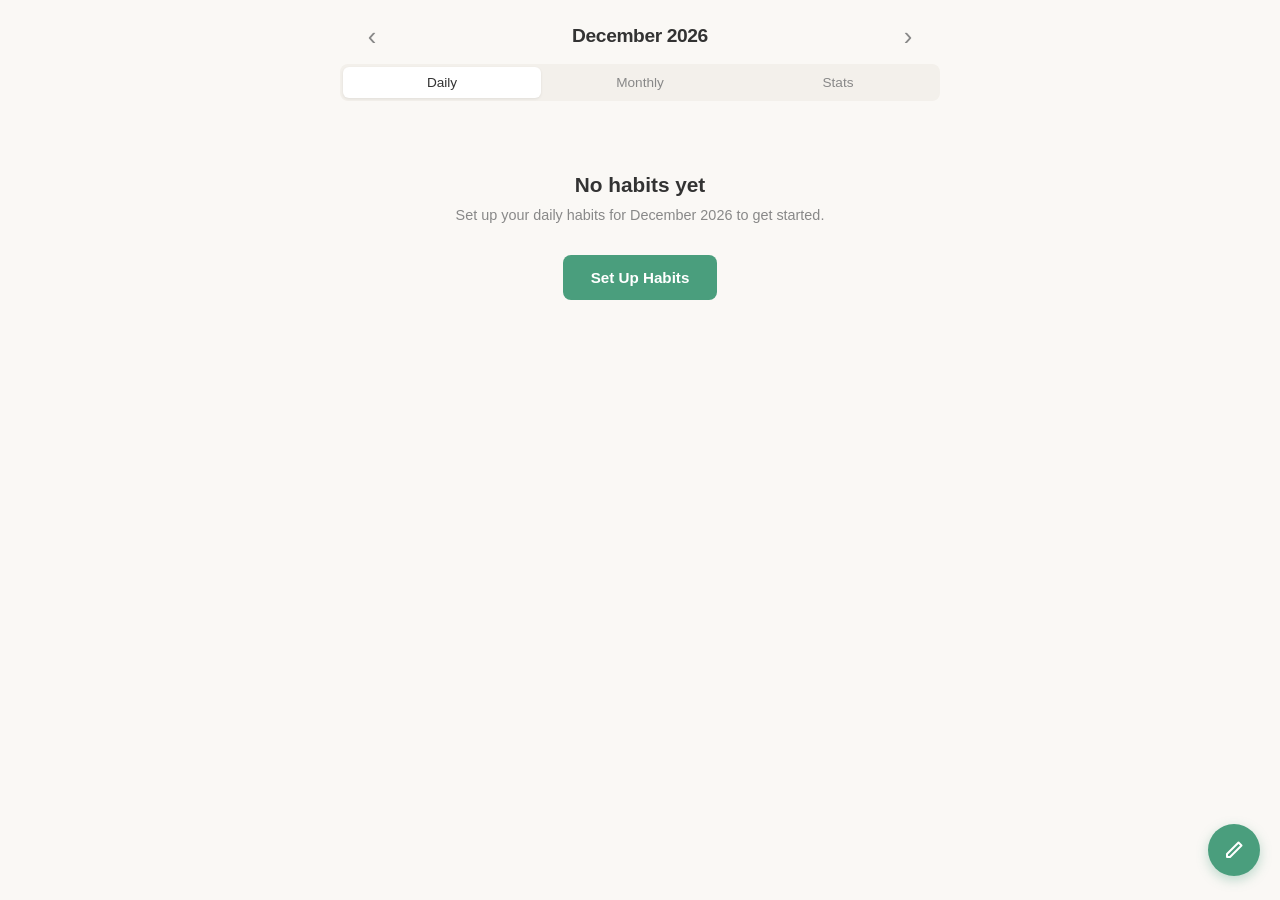
<file: habit-tracker/index.html>
<!DOCTYPE html>
<html lang="en">
<head>
  <meta charset="UTF-8">
  <meta name="viewport" content="width=device-width, initial-scale=1.0">
  <meta name="theme-color" content="#faf8f5">
  <meta name="apple-mobile-web-app-capable" content="yes">
  <meta name="apple-mobile-web-app-status-bar-style" content="default">
  <title>Habit Tracker</title>
  <link rel="manifest" href="manifest.json">
  <link rel="apple-touch-icon" href="icons/icon-192.png">
  <link rel="stylesheet" href="css/styles.css">
</head>
<body>
  <header id="app-header">
    <button id="prev-month" class="nav-btn" aria-label="Previous month">&#8249;</button>
    <h1 id="month-label">February 2026</h1>
    <button id="next-month" class="nav-btn" aria-label="Next month">&#8250;</button>
  </header>

  <nav id="view-toggle">
    <button id="btn-daily" class="toggle-btn active">Daily</button>
    <button id="btn-grid" class="toggle-btn">Monthly</button>
    <button id="btn-stats" class="toggle-btn">Stats</button>
  </nav>

  <main id="app-content"></main>

  <button id="btn-edit-habits" aria-label="Edit habits">
    <svg width="20" height="20" viewBox="0 0 20 20" fill="none" stroke="currentColor" stroke-width="2" stroke-linecap="round" stroke-linejoin="round">
      <path d="M14.5 2.5l3 3L6 17H3v-3L14.5 2.5z"/>
    </svg>
  </button>

  <div id="habit-editor-modal" class="modal hidden">
    <div class="modal-backdrop"></div>
    <div class="modal-content"></div>
  </div>

  <script type="module" src="js/app.js"></script>
</body>
</html>
</file>
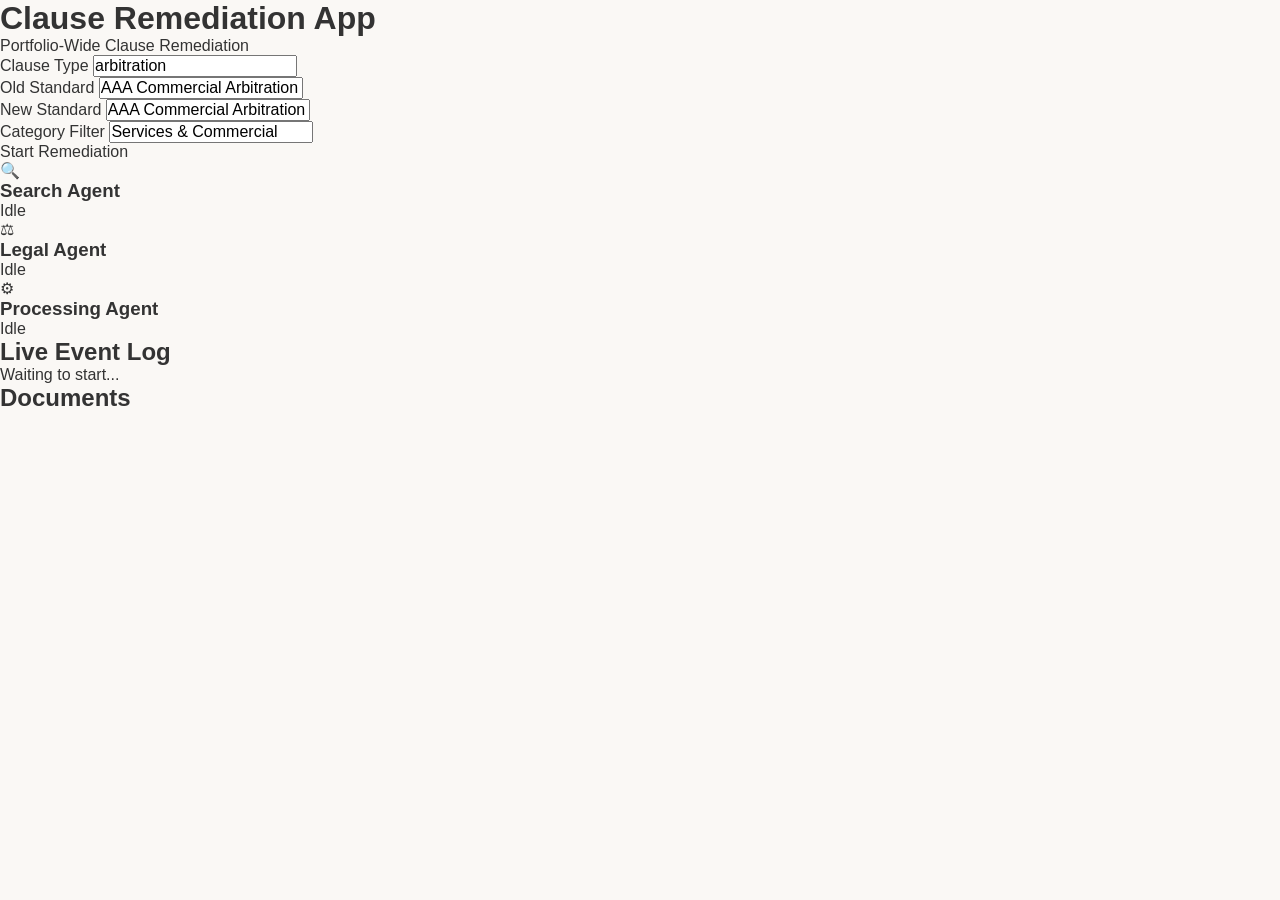
<file: clause-remediation-app/static/index.html>
<!DOCTYPE html>
<html lang="en">
<head>
  <meta charset="UTF-8">
  <meta name="viewport" content="width=device-width, initial-scale=1.0">
  <title>Clause Remediation App</title>
  <link rel="stylesheet" href="/css/styles.css">
</head>
<body>
  <header>
    <div class="header-content">
      <h1>Clause Remediation App</h1>
      <p class="subtitle">Portfolio-Wide Clause Remediation</p>
    </div>
  </header>

  <main>
    <!-- Scenario Banner -->
    <section class="scenario-banner" id="scenarioBanner">
      <div class="scenario-fields">
        <div class="field">
          <label>Clause Type</label>
          <input type="text" id="clauseType" value="arbitration">
        </div>
        <div class="field">
          <label>Old Standard</label>
          <input type="text" id="oldStandard" value="AAA Commercial Arbitration Rules (2013)">
        </div>
        <div class="field">
          <label>New Standard</label>
          <input type="text" id="newStandard" value="AAA Commercial Arbitration Rules (2024)">
        </div>
        <div class="field">
          <label>Category Filter</label>
          <input type="text" id="categoryFilter" value="Services & Commercial">
        </div>
      </div>
      <button id="btnStart" class="btn-start">Start Remediation</button>
    </section>

    <!-- Agent Cards -->
    <section class="agent-cards">
      <div class="agent-card" id="agentSearch" data-agent="SEARCH">
        <div class="agent-icon">&#x1F50D;</div>
        <div class="agent-info">
          <h3>Search Agent</h3>
          <p class="agent-status" id="searchStatus">Idle</p>
          <div class="agent-stat" id="searchStat"></div>
        </div>
        <div class="agent-indicator"></div>
      </div>
      <div class="agent-card" id="agentLegal" data-agent="LEGAL">
        <div class="agent-icon">&#x2696;</div>
        <div class="agent-info">
          <h3>Legal Agent</h3>
          <p class="agent-status" id="legalStatus">Idle</p>
          <div class="agent-stat" id="legalStat"></div>
        </div>
        <div class="agent-indicator"></div>
      </div>
      <div class="agent-card" id="agentProcessing" data-agent="PROCESSING">
        <div class="agent-icon">&#x2699;</div>
        <div class="agent-info">
          <h3>Processing Agent</h3>
          <p class="agent-status" id="processingStatus">Idle</p>
          <div class="agent-stat" id="processingStat"></div>
        </div>
        <div class="agent-indicator"></div>
      </div>
    </section>

    <!-- Progress Bar -->
    <section class="progress-section" id="progressSection" style="display:none">
      <div class="progress-label" id="progressLabel">Initializing...</div>
      <div class="progress-bar">
        <div class="progress-fill" id="progressFill"></div>
      </div>
    </section>

    <!-- Two-Column: Event Log + Document Grid -->
    <section class="content-area">
      <div class="event-log-container">
        <h2>Live Event Log</h2>
        <div class="event-log" id="eventLog">
          <div class="event-placeholder">Waiting to start...</div>
        </div>
      </div>
      <div class="doc-grid-container">
        <h2>Documents <span class="doc-count" id="docCount"></span></h2>
        <div class="doc-grid" id="docGrid"></div>
      </div>
    </section>

    <!-- Results Summary (hidden until complete) -->
    <section class="results-summary" id="resultsSummary" style="display:none">
      <h2>Remediation Complete</h2>
      <div class="results-grid">
        <div class="result-card">
          <div class="result-value" id="resSearched">-</div>
          <div class="result-label">Searched</div>
        </div>
        <div class="result-card">
          <div class="result-value" id="resAnalyzed">-</div>
          <div class="result-label">Analyzed</div>
        </div>
        <div class="result-card">
          <div class="result-value" id="resClauses">-</div>
          <div class="result-label">Clauses Found</div>
        </div>
        <div class="result-card">
          <div class="result-value" id="resUpdated">-</div>
          <div class="result-label">Updated</div>
        </div>
        <div class="result-card result-card-highlight">
          <div class="result-value" id="resApproved">-</div>
          <div class="result-label">QA Approved</div>
        </div>
        <div class="result-card">
          <div class="result-value" id="resTime">-</div>
          <div class="result-label">Elapsed</div>
        </div>
      </div>
    </section>
  </main>

  <script src="/js/app.js"></script>
</body>
</html>
</file>
<file: habit-tracker/css/styles.css>
/* ===== Custom Properties ===== */
:root {
  --bg: #faf8f5;
  --bg-alt: #f3f0eb;
  --text: #333;
  --text-muted: #888;
  --border: #e0ddd8;
  --border-light: #eee;
  --accent: #4a9e7d;
  --accent-light: rgba(74, 158, 125, 0.08);
  --accent-medium: rgba(74, 158, 125, 0.15);
  --danger: #d9534f;
  --radius: 8px;
  --font: -apple-system, BlinkMacSystemFont, "Segoe UI", Roboto, Helvetica, Arial, sans-serif;
}

/* ===== Reset & Base ===== */
*, *::before, *::after {
  box-sizing: border-box;
  margin: 0;
  padding: 0;
}

html {
  font-size: 16px;
  -webkit-text-size-adjust: 100%;
}

body {
  font-family: var(--font);
  background: var(--bg);
  color: var(--text);
  min-height: 100dvh;
  -webkit-tap-highlight-color: transparent;
}

button {
  font-family: inherit;
  cursor: pointer;
  border: none;
  background: none;
  color: inherit;
  font-size: inherit;
}

input {
  font-family: inherit;
  font-size: inherit;
}

/* ===== Header ===== */
#app-header {
  display: flex;
  align-items: center;
  justify-content: space-between;
  padding: 16px 12px 8px;
  position: sticky;
  top: 0;
  background: var(--bg);
  z-index: 10;
}

#month-label {
  font-size: 1.2rem;
  font-weight: 600;
  letter-spacing: -0.02em;
}

.nav-btn {
  width: 40px;
  height: 40px;
  display: flex;
  align-items: center;
  justify-content: center;
  font-size: 1.6rem;
  border-radius: 50%;
  color: var(--text-muted);
  transition: background 0.15s;
}

.nav-btn:active {
  background: var(--bg-alt);
}

/* ===== View Toggle ===== */
#view-toggle {
  display: flex;
  margin: 0 16px 12px;
  background: var(--bg-alt);
  border-radius: var(--radius);
  padding: 3px;
}

.toggle-btn {
  flex: 1;
  padding: 8px;
  border-radius: 6px;
  font-size: 0.85rem;
  font-weight: 500;
  color: var(--text-muted);
  transition: all 0.2s;
}

.toggle-btn.active {
  background: #fff;
  color: var(--text);
  box-shadow: 0 1px 3px rgba(0,0,0,0.08);
}

/* ===== Main Content ===== */
#app-content {
  padding: 0 0 80px;
}

/* ===== Daily View ===== */
.daily-view {
  padding: 0 16px;
}

.daily-header {
  display: flex;
  align-items: center;
  justify-content: space-between;
  margin-bottom: 16px;
}

.day-label {
  font-size: 1rem;
  font-weight: 500;
  display: flex;
  align-items: center;
  gap: 8px;
}

.today-badge {
  font-size: 0.7rem;
  font-weight: 600;
  text-transform: uppercase;
  letter-spacing: 0.05em;
  color: var(--accent);
  background: var(--accent-light);
  padding: 2px 6px;
  border-radius: 4px;
}

.day-nav {
  width: 36px;
  height: 36px;
  display: flex;
  align-items: center;
  justify-content: center;
  font-size: 1.3rem;
  color: var(--text-muted);
  border-radius: 50%;
  transition: background 0.15s;
}

.day-nav:active {
  background: var(--bg-alt);
}

.habit-checklist {
  list-style: none;
}

.habit-checklist li {
  display: flex;
  align-items: center;
  gap: 14px;
  padding: 14px 0;
  border-bottom: 1px solid var(--border-light);
  cursor: pointer;
  -webkit-user-select: none;
  user-select: none;
}

.habit-checklist li:last-child {
  border-bottom: none;
}

.check-circle {
  width: 28px;
  height: 28px;
  min-width: 28px;
  border-radius: 50%;
  border: 2px solid var(--border);
  display: flex;
  align-items: center;
  justify-content: center;
  transition: all 0.15s;
  color: transparent;
  font-size: 0.85rem;
}

.habit-checklist li.checked .check-circle {
  background: var(--accent);
  border-color: var(--accent);
  color: #fff;
}

.habit-checklist li.checked .check-circle .checkmark {
  animation: pop 0.2s ease;
}

@keyframes pop {
  0% { transform: scale(0.5); }
  60% { transform: scale(1.2); }
  100% { transform: scale(1); }
}

.habit-name {
  font-size: 0.95rem;
}

.habit-checklist li.checked .habit-name {
  color: var(--text-muted);
}

.daily-progress {
  text-align: center;
  padding: 20px 0;
  color: var(--text-muted);
  font-size: 0.85rem;
}

.daily-progress .progress-bar {
  width: 100%;
  max-width: 200px;
  height: 4px;
  background: var(--border-light);
  border-radius: 2px;
  margin: 8px auto 0;
  overflow: hidden;
}

.daily-progress .progress-fill {
  height: 100%;
  background: var(--accent);
  border-radius: 2px;
  transition: width 0.3s ease;
}

/* ===== Grid View ===== */
.grid-view {
  padding: 0 0 0 0;
}

.grid-scroll-container {
  overflow-x: auto;
  -webkit-overflow-scrolling: touch;
  padding-bottom: 8px;
}

.habit-grid {
  border-collapse: collapse;
  font-size: 0.75rem;
}

.habit-grid th,
.habit-grid td {
  border: 1px solid var(--border-light);
  text-align: center;
  vertical-align: middle;
}

.habit-grid thead th {
  padding: 6px 2px;
  font-weight: 500;
  color: var(--text-muted);
  background: var(--bg);
  position: sticky;
  top: 0;
  z-index: 2;
}

.habit-grid .sticky-col {
  position: sticky;
  left: 0;
  z-index: 3;
  background: var(--bg);
  text-align: left;
  padding: 8px 10px;
  max-width: 100px;
  min-width: 100px;
  overflow: hidden;
  text-overflow: ellipsis;
  white-space: nowrap;
  font-weight: 500;
  font-size: 0.8rem;
  border-right: 2px solid var(--border);
}

.habit-grid thead .sticky-col {
  z-index: 4;
}

.habit-grid .day-col {
  min-width: 36px;
  width: 36px;
}

.habit-grid .cell {
  cursor: pointer;
  min-width: 36px;
  height: 36px;
  padding: 0;
  -webkit-user-select: none;
  user-select: none;
  transition: background 0.1s;
}

.habit-grid .cell:active {
  background: var(--bg-alt);
}

.habit-grid .cell.checked {
  color: var(--accent);
  font-weight: 600;
  font-size: 0.9rem;
}

.habit-grid .cell.today {
  background: var(--accent-light);
}

.habit-grid thead .today {
  background: var(--accent-light);
  color: var(--accent);
  font-weight: 600;
}

.habit-grid .future {
  color: var(--border);
}

.habit-grid tbody tr:nth-child(even) td:not(.sticky-col) {
  background: var(--bg-alt);
}

.habit-grid tbody tr:nth-child(even) td.today {
  background: var(--accent-medium);
}

.habit-grid tbody tr:nth-child(even) .sticky-col {
  background: var(--bg-alt);
}

.habit-grid .stats-col {
  min-width: 50px;
  padding: 4px 8px;
  font-size: 0.75rem;
  color: var(--text-muted);
  font-weight: 500;
  white-space: nowrap;
}

/* ===== Floating Edit Button ===== */
#btn-edit-habits {
  position: fixed;
  bottom: 24px;
  right: 20px;
  width: 52px;
  height: 52px;
  border-radius: 50%;
  background: var(--accent);
  color: #fff;
  display: flex;
  align-items: center;
  justify-content: center;
  box-shadow: 0 4px 12px rgba(74, 158, 125, 0.35);
  z-index: 20;
  transition: transform 0.15s;
}

#btn-edit-habits:active {
  transform: scale(0.92);
}

/* ===== Modal ===== */
.modal {
  position: fixed;
  inset: 0;
  z-index: 100;
  display: flex;
  align-items: flex-end;
  justify-content: center;
}

.modal.hidden {
  display: none;
}

.modal-backdrop {
  position: absolute;
  inset: 0;
  background: rgba(0, 0, 0, 0.4);
}

.modal-content {
  position: relative;
  background: var(--bg);
  width: 100%;
  max-width: 480px;
  max-height: 90dvh;
  border-radius: 16px 16px 0 0;
  padding: 24px 20px;
  overflow-y: auto;
  animation: slideUp 0.25s ease;
}

@keyframes slideUp {
  from { transform: translateY(100%); }
  to { transform: translateY(0); }
}

.modal-title {
  font-size: 1.1rem;
  font-weight: 600;
  margin-bottom: 20px;
}

.habit-editor-list {
  list-style: none;
}

.habit-editor-item {
  display: flex;
  align-items: center;
  gap: 10px;
  padding: 8px 0;
}

.habit-editor-item .drag-handle {
  color: var(--text-muted);
  cursor: grab;
  font-size: 1.1rem;
  padding: 4px;
  touch-action: none;
}

.habit-editor-item input {
  flex: 1;
  padding: 10px 12px;
  border: 1px solid var(--border);
  border-radius: var(--radius);
  background: #fff;
  outline: none;
  transition: border-color 0.15s;
}

.habit-editor-item input:focus {
  border-color: var(--accent);
}

.habit-editor-item .remove-btn {
  width: 32px;
  height: 32px;
  display: flex;
  align-items: center;
  justify-content: center;
  color: var(--text-muted);
  font-size: 1.2rem;
  border-radius: 50%;
  transition: all 0.15s;
}

.habit-editor-item .remove-btn:active {
  background: #fdeaea;
  color: var(--danger);
}

.add-habit-btn {
  width: 100%;
  padding: 12px;
  margin: 8px 0 20px;
  border: 2px dashed var(--border);
  border-radius: var(--radius);
  color: var(--text-muted);
  font-size: 0.9rem;
  font-weight: 500;
  transition: all 0.15s;
}

.add-habit-btn:active {
  border-color: var(--accent);
  color: var(--accent);
}

.modal-actions {
  display: flex;
  gap: 10px;
}

.modal-actions button {
  flex: 1;
  padding: 12px;
  border-radius: var(--radius);
  font-weight: 600;
  font-size: 0.9rem;
}

.btn-cancel {
  background: var(--bg-alt);
  color: var(--text-muted);
}

.btn-save {
  background: var(--accent);
  color: #fff;
}

.btn-save:active {
  opacity: 0.85;
}

/* ===== Welcome / Empty State ===== */
.welcome {
  text-align: center;
  padding: 60px 24px;
}

.welcome h2 {
  font-size: 1.3rem;
  font-weight: 600;
  margin-bottom: 8px;
}

.welcome p {
  color: var(--text-muted);
  font-size: 0.9rem;
  margin-bottom: 28px;
  line-height: 1.5;
}

.welcome .setup-btn {
  display: inline-block;
  padding: 14px 28px;
  background: var(--accent);
  color: #fff;
  border-radius: var(--radius);
  font-weight: 600;
  font-size: 0.95rem;
}

.welcome .setup-btn:active {
  opacity: 0.85;
}

/* ===== Stats View ===== */
.stats-view {
  padding: 0 16px;
}

.stats-summary {
  display: grid;
  grid-template-columns: 1fr 1fr;
  gap: 10px;
  margin-bottom: 28px;
}

.stat-card {
  background: var(--bg-alt);
  border-radius: var(--radius);
  padding: 16px 12px;
  text-align: center;
}

.stat-value {
  font-size: 1.8rem;
  font-weight: 700;
  color: var(--accent);
  line-height: 1;
  margin-bottom: 6px;
}

.stat-label {
  font-size: 0.75rem;
  color: var(--text-muted);
  font-weight: 500;
  text-transform: uppercase;
  letter-spacing: 0.04em;
}

.stats-section-title {
  font-size: 0.8rem;
  font-weight: 600;
  text-transform: uppercase;
  letter-spacing: 0.06em;
  color: var(--text-muted);
  margin-bottom: 12px;
}

.habit-stats-list {
  list-style: none;
}

.habit-stat-item {
  padding: 14px 0;
  border-bottom: 1px solid var(--border-light);
}

.habit-stat-item:last-child {
  border-bottom: none;
}

.habit-stat-header {
  display: flex;
  align-items: baseline;
  justify-content: space-between;
  gap: 8px;
  margin-bottom: 8px;
}

.habit-stat-name {
  font-size: 0.95rem;
  font-weight: 500;
}

.habit-stat-streak {
  font-size: 0.78rem;
  color: var(--accent);
  font-weight: 600;
  white-space: nowrap;
}

.habit-stat-bar-wrap {
  display: flex;
  align-items: center;
  gap: 8px;
  margin-bottom: 6px;
}

.habit-stat-bar {
  flex: 1;
  height: 6px;
  background: var(--border-light);
  border-radius: 3px;
  overflow: hidden;
}

.habit-stat-fill {
  height: 100%;
  background: var(--accent);
  border-radius: 3px;
  transition: width 0.4s ease;
}

.habit-stat-pct {
  font-size: 0.8rem;
  font-weight: 600;
  color: var(--text-muted);
  min-width: 36px;
  text-align: right;
}

.habit-stat-meta {
  display: flex;
  justify-content: space-between;
  font-size: 0.75rem;
  color: var(--text-muted);
}

.stats-footer {
  text-align: center;
  font-size: 0.78rem;
  color: var(--text-muted);
  padding: 24px 0 8px;
}

/* ===== Responsive ===== */
@media (min-width: 768px) {
  #app-header {
    max-width: 600px;
    margin: 0 auto;
  }

  #view-toggle {
    max-width: 600px;
    margin-left: auto;
    margin-right: auto;
  }

  #app-content {
    max-width: 800px;
    margin: 0 auto;
  }

  .modal-content {
    border-radius: 16px;
    margin-bottom: 40px;
  }

  .modal {
    align-items: center;
  }
}
</file>
<file: css/styles.css>
/* ===== Custom Properties ===== */
:root {
  --bg: #faf8f5;
  --bg-alt: #f3f0eb;
  --text: #333;
  --text-muted: #888;
  --border: #e0ddd8;
  --border-light: #eee;
  --accent: #4a9e7d;
  --accent-light: rgba(74, 158, 125, 0.08);
  --accent-medium: rgba(74, 158, 125, 0.15);
  --danger: #d9534f;
  --radius: 8px;
  --font: -apple-system, BlinkMacSystemFont, "Segoe UI", Roboto, Helvetica, Arial, sans-serif;
}

/* ===== Reset & Base ===== */
*, *::before, *::after {
  box-sizing: border-box;
  margin: 0;
  padding: 0;
}

html {
  font-size: 16px;
  -webkit-text-size-adjust: 100%;
}

body {
  font-family: var(--font);
  background: var(--bg);
  color: var(--text);
  min-height: 100dvh;
  -webkit-tap-highlight-color: transparent;
}

button {
  font-family: inherit;
  cursor: pointer;
  border: none;
  background: none;
  color: inherit;
  font-size: inherit;
}

input {
  font-family: inherit;
  font-size: inherit;
}

/* ===== Header ===== */
#app-header {
  display: flex;
  align-items: center;
  justify-content: space-between;
  padding: 16px 12px 8px;
  position: sticky;
  top: 0;
  background: var(--bg);
  z-index: 10;
}

#month-label {
  font-size: 1.2rem;
  font-weight: 600;
  letter-spacing: -0.02em;
}

.nav-btn {
  width: 40px;
  height: 40px;
  display: flex;
  align-items: center;
  justify-content: center;
  font-size: 1.6rem;
  border-radius: 50%;
  color: var(--text-muted);
  transition: background 0.15s;
}

.nav-btn:active {
  background: var(--bg-alt);
}

/* ===== View Toggle ===== */
#view-toggle {
  display: flex;
  margin: 0 16px 12px;
  background: var(--bg-alt);
  border-radius: var(--radius);
  padding: 3px;
}

.toggle-btn {
  flex: 1;
  padding: 8px;
  border-radius: 6px;
  font-size: 0.85rem;
  font-weight: 500;
  color: var(--text-muted);
  transition: all 0.2s;
}

.toggle-btn.active {
  background: #fff;
  color: var(--text);
  box-shadow: 0 1px 3px rgba(0,0,0,0.08);
}

/* ===== Main Content ===== */
#app-content {
  padding: 0 0 80px;
}

/* ===== Daily View ===== */
.daily-view {
  padding: 0 16px;
}

.daily-header {
  display: flex;
  align-items: center;
  justify-content: space-between;
  margin-bottom: 16px;
}

.day-label {
  font-size: 1rem;
  font-weight: 500;
  display: flex;
  align-items: center;
  gap: 8px;
}

.today-badge {
  font-size: 0.7rem;
  font-weight: 600;
  text-transform: uppercase;
  letter-spacing: 0.05em;
  color: var(--accent);
  background: var(--accent-light);
  padding: 2px 6px;
  border-radius: 4px;
}

.day-nav {
  width: 36px;
  height: 36px;
  display: flex;
  align-items: center;
  justify-content: center;
  font-size: 1.3rem;
  color: var(--text-muted);
  border-radius: 50%;
  transition: background 0.15s;
}

.day-nav:active {
  background: var(--bg-alt);
}

.habit-checklist {
  list-style: none;
}

.habit-checklist li {
  display: flex;
  align-items: center;
  gap: 14px;
  padding: 14px 0;
  border-bottom: 1px solid var(--border-light);
  cursor: pointer;
  -webkit-user-select: none;
  user-select: none;
}

.habit-checklist li:last-child {
  border-bottom: none;
}

.check-circle {
  width: 28px;
  height: 28px;
  min-width: 28px;
  border-radius: 50%;
  border: 2px solid var(--border);
  display: flex;
  align-items: center;
  justify-content: center;
  transition: all 0.15s;
  color: transparent;
  font-size: 0.85rem;
}

.habit-checklist li.checked .check-circle {
  background: var(--accent);
  border-color: var(--accent);
  color: #fff;
}

.habit-checklist li.checked .check-circle .checkmark {
  animation: pop 0.2s ease;
}

@keyframes pop {
  0% { transform: scale(0.5); }
  60% { transform: scale(1.2); }
  100% { transform: scale(1); }
}

.habit-name {
  font-size: 0.95rem;
}

.habit-checklist li.checked .habit-name {
  color: var(--text-muted);
}

.daily-progress {
  text-align: center;
  padding: 20px 0;
  color: var(--text-muted);
  font-size: 0.85rem;
}

.daily-progress .progress-bar {
  width: 100%;
  max-width: 200px;
  height: 4px;
  background: var(--border-light);
  border-radius: 2px;
  margin: 8px auto 0;
  overflow: hidden;
}

.daily-progress .progress-fill {
  height: 100%;
  background: var(--accent);
  border-radius: 2px;
  transition: width 0.3s ease;
}

/* ===== Grid View ===== */
.grid-view {
  padding: 0 0 0 0;
}

.grid-scroll-container {
  overflow-x: auto;
  -webkit-overflow-scrolling: touch;
  padding-bottom: 8px;
}

.habit-grid {
  border-collapse: collapse;
  font-size: 0.75rem;
}

.habit-grid th,
.habit-grid td {
  border: 1px solid var(--border-light);
  text-align: center;
  vertical-align: middle;
}

.habit-grid thead th {
  padding: 6px 2px;
  font-weight: 500;
  color: var(--text-muted);
  background: var(--bg);
  position: sticky;
  top: 0;
  z-index: 2;
}

.habit-grid .sticky-col {
  position: sticky;
  left: 0;
  z-index: 3;
  background: var(--bg);
  text-align: left;
  padding: 8px 10px;
  max-width: 100px;
  min-width: 100px;
  overflow: hidden;
  text-overflow: ellipsis;
  white-space: nowrap;
  font-weight: 500;
  font-size: 0.8rem;
  border-right: 2px solid var(--border);
}

.habit-grid thead .sticky-col {
  z-index: 4;
}

.habit-grid .day-col {
  min-width: 36px;
  width: 36px;
}

.habit-grid .cell {
  cursor: pointer;
  min-width: 36px;
  height: 36px;
  padding: 0;
  -webkit-user-select: none;
  user-select: none;
  transition: background 0.1s;
}

.habit-grid .cell:active {
  background: var(--bg-alt);
}

.habit-grid .cell.checked {
  color: var(--accent);
  font-weight: 600;
  font-size: 0.9rem;
}

.habit-grid .cell.today {
  background: var(--accent-light);
}

.habit-grid thead .today {
  background: var(--accent-light);
  color: var(--accent);
  font-weight: 600;
}

.habit-grid .future {
  color: var(--border);
}

.habit-grid tbody tr:nth-child(even) td:not(.sticky-col) {
  background: var(--bg-alt);
}

.habit-grid tbody tr:nth-child(even) td.today {
  background: var(--accent-medium);
}

.habit-grid tbody tr:nth-child(even) .sticky-col {
  background: var(--bg-alt);
}

.habit-grid .stats-col {
  min-width: 50px;
  padding: 4px 8px;
  font-size: 0.75rem;
  color: var(--text-muted);
  font-weight: 500;
  white-space: nowrap;
}

/* ===== Floating Edit Button ===== */
#btn-edit-habits {
  position: fixed;
  bottom: 24px;
  right: 20px;
  width: 52px;
  height: 52px;
  border-radius: 50%;
  background: var(--accent);
  color: #fff;
  display: flex;
  align-items: center;
  justify-content: center;
  box-shadow: 0 4px 12px rgba(74, 158, 125, 0.35);
  z-index: 20;
  transition: transform 0.15s;
}

#btn-edit-habits:active {
  transform: scale(0.92);
}

/* ===== Modal ===== */
.modal {
  position: fixed;
  inset: 0;
  z-index: 100;
  display: flex;
  align-items: flex-end;
  justify-content: center;
}

.modal.hidden {
  display: none;
}

.modal-backdrop {
  position: absolute;
  inset: 0;
  background: rgba(0, 0, 0, 0.4);
}

.modal-content {
  position: relative;
  background: var(--bg);
  width: 100%;
  max-width: 480px;
  max-height: 90dvh;
  border-radius: 16px 16px 0 0;
  padding: 24px 20px;
  overflow-y: auto;
  animation: slideUp 0.25s ease;
}

@keyframes slideUp {
  from { transform: translateY(100%); }
  to { transform: translateY(0); }
}

.modal-title {
  font-size: 1.1rem;
  font-weight: 600;
  margin-bottom: 20px;
}

.habit-editor-list {
  list-style: none;
}

.habit-editor-item {
  display: flex;
  align-items: center;
  gap: 10px;
  padding: 8px 0;
}

.habit-editor-item .drag-handle {
  color: var(--text-muted);
  cursor: grab;
  font-size: 1.1rem;
  padding: 4px;
  touch-action: none;
}

.habit-editor-item input {
  flex: 1;
  padding: 10px 12px;
  border: 1px solid var(--border);
  border-radius: var(--radius);
  background: #fff;
  outline: none;
  transition: border-color 0.15s;
}

.habit-editor-item input:focus {
  border-color: var(--accent);
}

.habit-editor-item .remove-btn {
  width: 32px;
  height: 32px;
  display: flex;
  align-items: center;
  justify-content: center;
  color: var(--text-muted);
  font-size: 1.2rem;
  border-radius: 50%;
  transition: all 0.15s;
}

.habit-editor-item .remove-btn:active {
  background: #fdeaea;
  color: var(--danger);
}

.add-habit-btn {
  width: 100%;
  padding: 12px;
  margin: 8px 0 20px;
  border: 2px dashed var(--border);
  border-radius: var(--radius);
  color: var(--text-muted);
  font-size: 0.9rem;
  font-weight: 500;
  transition: all 0.15s;
}

.add-habit-btn:active {
  border-color: var(--accent);
  color: var(--accent);
}

.modal-actions {
  display: flex;
  gap: 10px;
}

.modal-actions button {
  flex: 1;
  padding: 12px;
  border-radius: var(--radius);
  font-weight: 600;
  font-size: 0.9rem;
}

.btn-cancel {
  background: var(--bg-alt);
  color: var(--text-muted);
}

.btn-save {
  background: var(--accent);
  color: #fff;
}

.btn-save:active {
  opacity: 0.85;
}

/* ===== Welcome / Empty State ===== */
.welcome {
  text-align: center;
  padding: 60px 24px;
}

.welcome h2 {
  font-size: 1.3rem;
  font-weight: 600;
  margin-bottom: 8px;
}

.welcome p {
  color: var(--text-muted);
  font-size: 0.9rem;
  margin-bottom: 28px;
  line-height: 1.5;
}

.welcome .setup-btn {
  display: inline-block;
  padding: 14px 28px;
  background: var(--accent);
  color: #fff;
  border-radius: var(--radius);
  font-weight: 600;
  font-size: 0.95rem;
}

.welcome .setup-btn:active {
  opacity: 0.85;
}

/* ===== Responsive ===== */
@media (min-width: 768px) {
  #app-header {
    max-width: 600px;
    margin: 0 auto;
  }

  #view-toggle {
    max-width: 600px;
    margin-left: auto;
    margin-right: auto;
  }

  #app-content {
    max-width: 800px;
    margin: 0 auto;
  }

  .modal-content {
    border-radius: 16px;
    margin-bottom: 40px;
  }

  .modal {
    align-items: center;
  }
}
</file>
